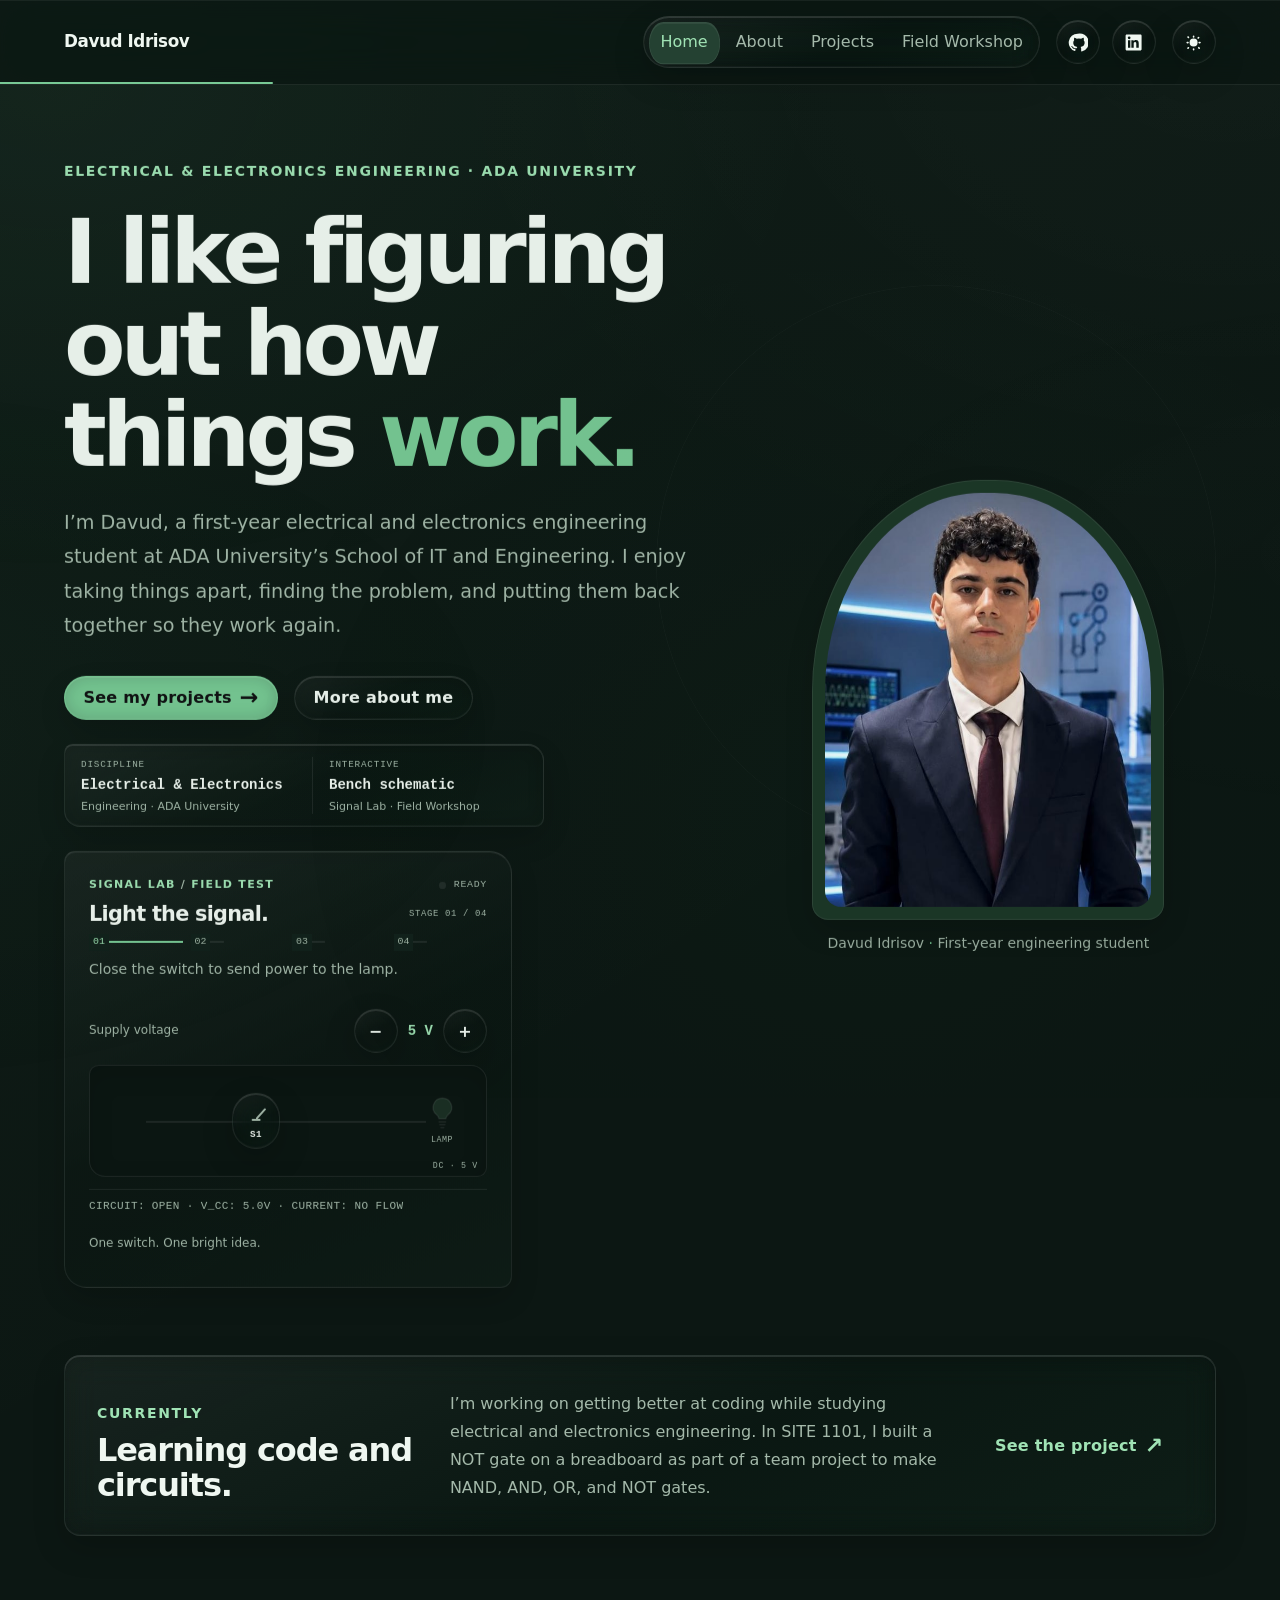
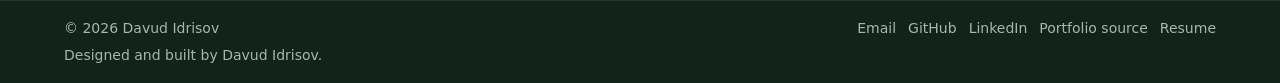
<file: index.html>
<!doctype html>
<html lang="en">
  <head>
    <meta charset="utf-8">
    <meta name="viewport" content="width=device-width, initial-scale=1">
    <meta name="description" content="Davud Idrisov is a first-year electrical and electronics engineering student who enjoys repairing, building, and figuring out how things work.">
    <meta name="theme-color" content="#0c1713">
    <meta property="og:type" content="website">
    <meta property="og:title" content="Davud Idrisov — Portfolio">
    <meta property="og:description" content="Davud Idrisov is a first-year electrical and electronics engineering student who enjoys repairing, building, and figuring out how things work.">
    <meta property="og:url" content="https://davud09.github.io/">
    <meta property="og:image" content="https://davud09.github.io/assets/images/davud-idrisov.jpeg">
    <meta property="og:image:alt" content="Davud Idrisov in an electronics laboratory">
    <meta name="twitter:card" content="summary_large_image">
    <meta name="twitter:title" content="Davud Idrisov — Portfolio">
    <meta name="twitter:description" content="Davud Idrisov is a first-year electrical and electronics engineering student who enjoys repairing, building, and figuring out how things work.">
    <meta name="twitter:image" content="https://davud09.github.io/assets/images/davud-idrisov.jpeg">
    <title>Davud Idrisov — Portfolio</title>
    <link rel="canonical" href="https://davud09.github.io/">
    <link rel="preload" href="assets/images/davud-idrisov.jpeg" as="image">
    <link rel="icon" href="assets/images/favicon.svg" type="image/svg+xml">
    <link rel="apple-touch-icon" href="assets/images/apple-touch-icon.png" sizes="180x180">
    <link rel="stylesheet" href="assets/css/base.css">
    <link rel="stylesheet" href="assets/css/layout.css">
    <link rel="stylesheet" href="assets/css/home.css">
    <link rel="stylesheet" href="assets/css/glass.css">
    <script src="assets/js/site.js" defer></script>
    <script src="assets/js/nav.js" defer></script>
    <script src="assets/js/theme.js" defer></script>
    <script src="assets/js/easter-eggs.js" defer></script>
    <script src="assets/js/home.js" defer></script>
    <script src="assets/js/reveal.js" defer></script>
    <script src="assets/js/glass-controls.js" defer></script>
  </head>
  <body>
    <a class="skip-link" href="#main">Skip to content</a>
    <header class="site-header">
      <a class="site-header__brand" href="index.html">Davud Idrisov</a>
      <button class="menu-toggle btn btn--icon btn--secondary" type="button" aria-expanded="false" aria-controls="primary-navigation" aria-label="Open navigation">
        <span class="menu-toggle__lines" aria-hidden="true"></span>
      </button>
      <div class="site-header__controls">
        <nav class="site-nav" id="primary-navigation" aria-label="Main navigation">
          <a class="site-nav__link" href="index.html" aria-current="page">Home</a>
          <a class="site-nav__link" href="about.html">About</a>
          <a class="site-nav__link" href="projects.html">Projects</a>
          <a class="site-nav__link" href="quest.html">Field Workshop</a>
        </nav>
        <div class="site-header__social">
          <a class="icon-link btn btn--icon btn--secondary" href="https://github.com/Davud09" target="_blank" rel="noopener noreferrer" aria-label="Davud Idrisov on GitHub">
            <svg viewBox="0 0 24 24" aria-hidden="true"><path d="M12 .9a11.1 11.1 0 0 0-3.51 21.63c.56.1.76-.24.76-.54v-2.1c-3.1.68-3.76-1.32-3.76-1.32-.5-1.3-1.24-1.64-1.24-1.64-1.02-.7.08-.69.08-.69 1.12.08 1.71 1.15 1.71 1.15 1 .1.76 2.2 4.93 1.57.1-.73.39-1.23.7-1.51-2.47-.28-5.06-1.24-5.06-5.5 0-1.22.43-2.22 1.15-3-.12-.28-.5-1.42.11-2.95 0 0 .94-.3 3.05 1.14a10.6 10.6 0 0 1 5.55 0c2.11-1.43 3.05-1.14 3.05-1.14.61 1.53.23 2.67.11 2.95.72.78 1.15 1.78 1.15 3 0 4.27-2.6 5.21-5.08 5.49.4.34.75 1.02.75 2.06v3.05c0 .3.2.65.77.54A11.1 11.1 0 0 0 12 .9Z"/></svg>
          </a>
          <a class="icon-link btn btn--icon btn--secondary" href="https://www.linkedin.com/in/davud-idrisov-333a382b0/" target="_blank" rel="noopener noreferrer" aria-label="Davud Idrisov on LinkedIn">
            <svg viewBox="0 0 24 24" aria-hidden="true"><path d="M20.45 2H3.55C2.69 2 2 2.68 2 3.53v16.94c0 .85.69 1.53 1.55 1.53h16.9c.86 0 1.55-.68 1.55-1.53V3.53c0-.85-.69-1.53-1.55-1.53ZM7.93 18.34H4.97V9.02h2.96v9.32ZM6.45 7.75a1.72 1.72 0 1 1 0-3.44 1.72 1.72 0 0 1 0 3.44Zm11.89 10.59h-2.96v-4.53c0-1.08-.02-2.47-1.5-2.47-1.5 0-1.73 1.17-1.73 2.39v4.61H9.2V9.02h2.84v1.27h.04c.4-.73 1.36-1.5 2.8-1.5 3 0 3.56 1.97 3.56 4.53v5.02Z"/></svg>
          </a>
        </div>
        <button class="theme-toggle btn btn--icon btn--secondary" type="button" aria-label="Switch to light theme" title="Switch to light theme" aria-pressed="false">
          <svg viewBox="0 0 24 24" aria-hidden="true"><path d="M12 3a1 1 0 0 1 1 1v1a1 1 0 1 1-2 0V4a1 1 0 0 1 1-1Zm0 4a5 5 0 1 0 0 10 5 5 0 0 0 0-10Zm0 12a1 1 0 0 1 1 1v1a1 1 0 1 1-2 0v-1a1 1 0 0 1 1-1ZM4 11h1a1 1 0 1 1 0 2H4a1 1 0 1 1 0-2Zm15 0h1a1 1 0 1 1 0 2h-1a1 1 0 1 1 0-2ZM5.64 4.22l.71.71a1 1 0 0 1-1.41 1.41l-.71-.71a1 1 0 0 1 1.41-1.41Zm13.42 13.42.71.71a1 1 0 0 1-1.41 1.41l-.71-.71a1 1 0 0 1 1.41-1.41Zm0-11.3-.71.71a1 1 0 0 1-1.41-1.41l.71-.71a1 1 0 0 1 1.41 1.41ZM5.64 19.78a1 1 0 0 1-1.41-1.41l.71-.71a1 1 0 0 1 1.41 1.41l-.71.71Z"/></svg>
        </button>
      </div>
    </header>
    <main id="main">
      <section class="home-hero" aria-labelledby="home-title">
        <div class="home-hero__content">
          <p class="eyebrow">Electrical &amp; electronics engineering · ADA University</p>
          <h1 id="home-title">I like figuring out how things <span>work.</span></h1>
          <p class="home-hero__intro">
            I’m Davud, a first-year electrical and electronics engineering student at ADA
            University’s School of IT and Engineering. I enjoy taking things apart, finding
            the problem, and putting them back together so they work again.
          </p>
          <div class="page-actions">
            <a class="btn btn--primary" href="projects.html">See my projects <span class="btn__arrow" aria-hidden="true">→</span></a>
            <a class="btn btn--secondary" href="about.html">More about me</a>
          </div>
          <div class="home-vitals" aria-label="Engineering focus">
            <div class="home-vitals__metric">
              <span class="home-vitals__label">Discipline</span>
              <strong>Electrical &amp; Electronics</strong>
              <span class="home-vitals__note">Engineering · ADA University</span>
            </div>
            <span class="home-vitals__divider" aria-hidden="true"></span>
            <div class="home-vitals__metric">
              <span class="home-vitals__label">Interactive</span>
              <strong>Bench schematic</strong>
              <span class="home-vitals__note">Signal Lab · Field Workshop</span>
            </div>
          </div>
          <section class="circuit-toy" aria-labelledby="circuit-toy-title">
            <div class="circuit-toy__heading">
              <p class="eyebrow">Signal lab <span aria-hidden="true">/</span> field test</p>
              <span class="circuit-toy__status" data-circuit-status>READY</span>
            </div>
            <div class="circuit-toy__title-row">
              <h2 id="circuit-toy-title">Light the signal.</h2>
              <span class="circuit-toy__stage-count" data-circuit-stage-count>STAGE 01 / 04</span>
            </div>
            <ol class="circuit-toy__progress" data-circuit-progress aria-label="Circuit challenge progress">
              <li class="is-current" aria-current="step"><span>01</span></li>
              <li><span>02</span></li>
              <li><span>03</span></li>
              <li><span>04</span></li>
            </ol>
            <p class="circuit-toy__instruction" data-circuit-instruction aria-live="polite">Close the switch to send power to the lamp.</p>
            <div class="circuit-toy__timer" data-circuit-timer-wrap hidden>
              <span>TIME LEFT</span>
              <output data-circuit-timer aria-live="off">7.0</output>
              <span>s</span>
            </div>
            <div class="circuit-toy__voltage" role="group" aria-label="Supply voltage controls">
              <span class="circuit-toy__voltage-label">Supply voltage</span>
              <div class="circuit-toy__voltage-controls">
                <button class="btn btn--icon btn--secondary" type="button" data-voltage-step="-1" aria-label="Decrease voltage" title="Decrease voltage">−</button>
                <output class="circuit-toy__voltage-readout" data-circuit-voltage aria-live="polite">5 V</output>
                <button class="btn btn--icon btn--secondary" type="button" data-voltage-step="1" aria-label="Increase voltage" title="Increase voltage">+</button>
              </div>
            </div>
            <div class="circuit-toy__board" data-circuit-board>
              <span class="circuit-toy__wire circuit-toy__wire--top" aria-hidden="true"></span>
              <div class="circuit-toy__controls" data-circuit-controls role="group" aria-label="Circuit switches"></div>
              <div class="circuit-toy__lamp" data-circuit-lamp aria-label="Lamp off">
                <svg viewBox="0 0 40 48" aria-hidden="true">
                  <path d="M20 3a13 13 0 0 0-8 23.2c1.7 1.4 2.8 3.2 3.1 5.3h9.8c.3-2.1 1.4-3.9 3.1-5.3A13 13 0 0 0 20 3Z" />
                  <path d="M15.5 36h9m-8 4h7m-5.5 4h4" />
                </svg>
                <span>LAMP</span>
              </div>
              <span class="circuit-toy__board-label">DC · <span data-circuit-board-voltage aria-hidden="true">5 V</span></span>
            </div>
            <output class="circuit-toy__telemetry" data-circuit-telemetry aria-live="polite">CIRCUIT: OPEN · V_CC: 5.0V · CURRENT: NO FLOW</output>
            <div class="circuit-toy__footer">
              <p class="circuit-toy__hint" data-circuit-hint>One switch. One bright idea.</p>
              <button class="circuit-toy__next btn btn--primary" type="button" data-circuit-next hidden>Next stage <span class="btn__arrow" aria-hidden="true">→</span></button>
            </div>
          </section>
        </div>
        <figure class="home-portrait" data-reveal>
          <div class="home-portrait__frame">
            <img
              class="home-portrait__image"
              src="assets/images/davud-idrisov.jpeg"
              alt="Davud Idrisov wearing a suit in an electronics laboratory"
              width="601"
              height="808"
              fetchpriority="high"
            >
            <span class="home-portrait__fallback" hidden aria-hidden="true">DI</span>
          </div>
          <figcaption>Davud Idrisov <span>·</span> First-year engineering student</figcaption>
        </figure>
      </section>

      <section class="currently-section" id="currently" aria-labelledby="currently-title" data-reveal>
        <div class="currently-section__label">
          <p class="eyebrow">Currently</p>
          <h2 id="currently-title">Learning code and circuits.</h2>
        </div>
        <p>
          I’m working on getting better at coding while studying electrical and electronics
          engineering. In SITE 1101, I built a NOT gate on a breadboard as part of a team
          project to make NAND, AND, OR, and NOT gates.
        </p>
        <a class="text-link btn btn--ghost" href="projects.html">See the project <span class="btn__arrow" aria-hidden="true">↗</span></a>
      </section>
    </main>
    <footer class="site-footer">
      <div class="site-footer__copy">
        <p>&copy; <span data-current-year></span> Davud Idrisov</p>
        <p>Designed and built by Davud Idrisov.</p>
      </div>
      <nav class="site-footer__social" aria-label="Social and source links">
        <a href="mailto:didrisov28062@ada.edu.az">Email</a>
        <a href="https://github.com/Davud09" target="_blank" rel="noopener noreferrer">GitHub</a>
        <a href="https://www.linkedin.com/in/davud-idrisov-333a382b0/" target="_blank" rel="noopener noreferrer">LinkedIn</a>
        <a href="https://github.com/Davud09/Davud09.github.io" target="_blank" rel="noopener noreferrer">Portfolio source</a>
        <a href="about.html">Resume</a>
      </nav>
    </footer>
  </body>
</html>
</file>
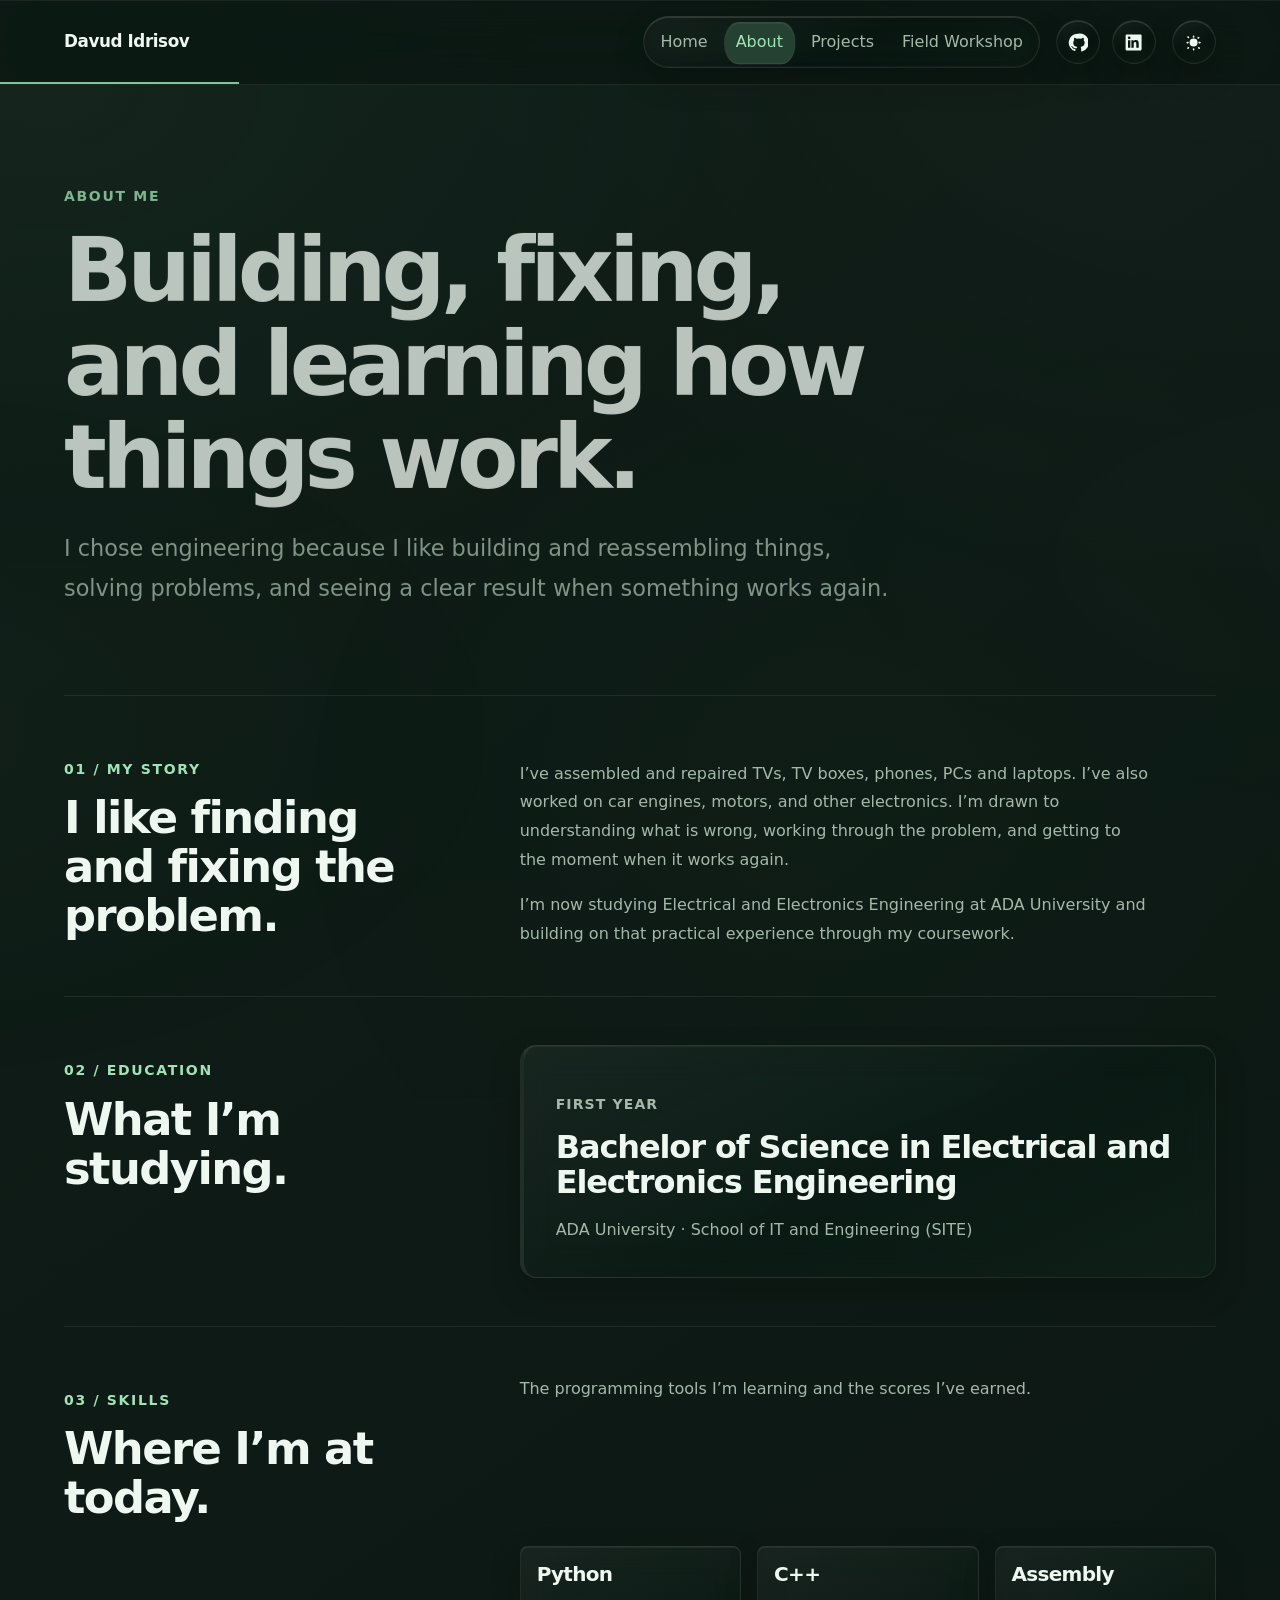
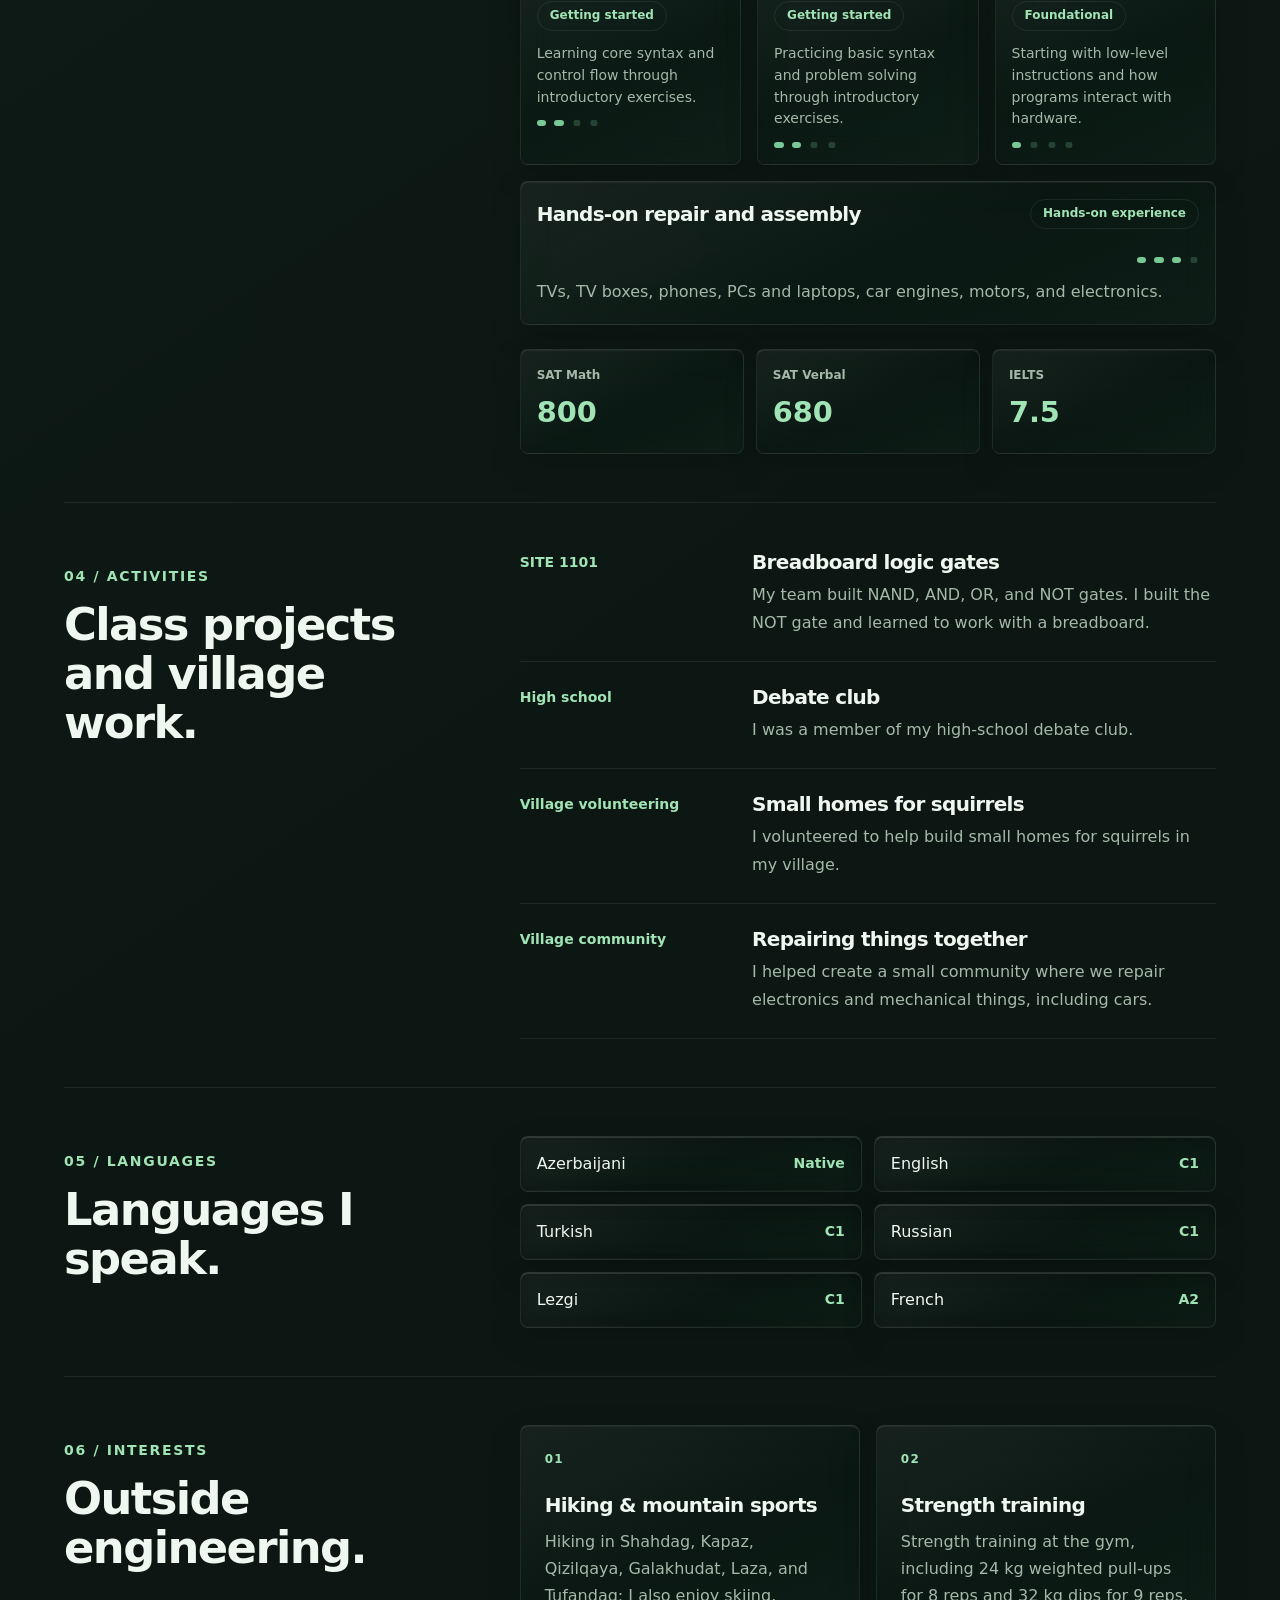
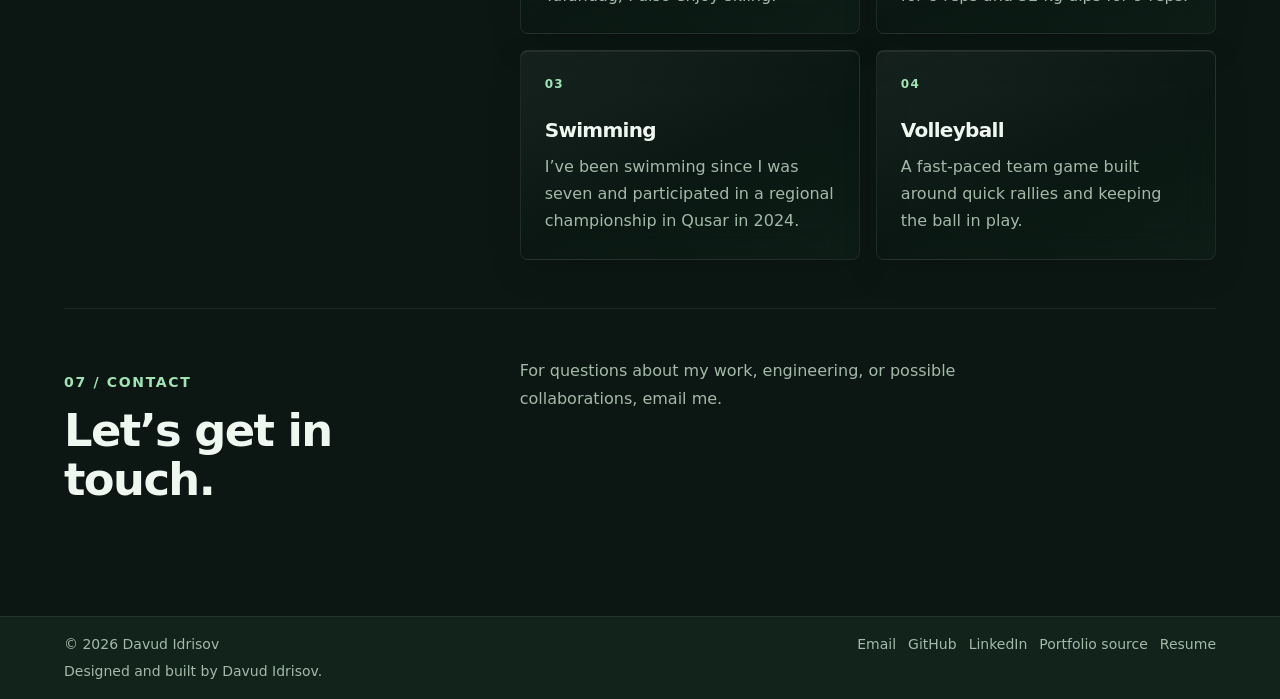
<file: about.html>
<!doctype html>
<html lang="en">
  <head>
    <meta charset="utf-8">
    <meta name="viewport" content="width=device-width, initial-scale=1">
    <meta name="description" content="Background, education, interests, and activities of an electrical and electronics engineering student.">
    <meta name="theme-color" content="#0c1713">
    <meta property="og:type" content="website">
    <meta property="og:title" content="About — Davud Idrisov">
    <meta property="og:description" content="My background, education, hands-on skills, activities, languages, and interests.">
    <meta property="og:url" content="https://davud09.github.io/about.html">
    <meta property="og:image" content="https://davud09.github.io/assets/images/davud-idrisov.jpeg">
    <meta property="og:image:alt" content="Davud Idrisov in an electronics laboratory">
    <meta name="twitter:card" content="summary_large_image">
    <meta name="twitter:title" content="About — Davud Idrisov">
    <meta name="twitter:description" content="My background, education, hands-on skills, activities, languages, and interests.">
    <meta name="twitter:image" content="https://davud09.github.io/assets/images/davud-idrisov.jpeg">
    <title>About — Davud Idrisov</title>
    <link rel="canonical" href="https://davud09.github.io/about.html">
    <link rel="icon" href="assets/images/favicon.svg" type="image/svg+xml">
    <link rel="apple-touch-icon" href="assets/images/apple-touch-icon.png" sizes="180x180">
    <link rel="stylesheet" href="assets/css/base.css">
    <link rel="stylesheet" href="assets/css/layout.css">
    <link rel="stylesheet" href="assets/css/about.css">
    <link rel="stylesheet" href="assets/css/glass.css">
    <script src="assets/js/site.js" defer></script>
    <script src="assets/js/nav.js" defer></script>
    <script src="assets/js/theme.js" defer></script>
    <script src="assets/js/easter-eggs.js" defer></script>
    <script src="assets/js/reveal.js" defer></script>
    <script src="assets/js/glass-controls.js" defer></script>
  </head>
  <body>
    <a class="skip-link" href="#main">Skip to content</a>
    <header class="site-header">
      <a class="site-header__brand" href="index.html">Davud Idrisov</a>
      <button class="menu-toggle btn btn--icon btn--secondary" type="button" aria-expanded="false" aria-controls="primary-navigation" aria-label="Open navigation">
        <span class="menu-toggle__lines" aria-hidden="true"></span>
      </button>
      <div class="site-header__controls">
        <nav class="site-nav" id="primary-navigation" aria-label="Main navigation">
          <a class="site-nav__link" href="index.html">Home</a>
          <a class="site-nav__link" href="about.html" aria-current="page">About</a>
          <a class="site-nav__link" href="projects.html">Projects</a>
          <a class="site-nav__link" href="quest.html">Field Workshop</a>
        </nav>
        <div class="site-header__social">
          <a class="icon-link btn btn--icon btn--secondary" href="https://github.com/Davud09" target="_blank" rel="noopener noreferrer" aria-label="Davud Idrisov on GitHub">
            <svg viewBox="0 0 24 24" aria-hidden="true"><path d="M12 .9a11.1 11.1 0 0 0-3.51 21.63c.56.1.76-.24.76-.54v-2.1c-3.1.68-3.76-1.32-3.76-1.32-.5-1.3-1.24-1.64-1.24-1.64-1.02-.7.08-.69.08-.69 1.12.08 1.71 1.15 1.71 1.15 1 .1.76 2.2 4.93 1.57.1-.73.39-1.23.7-1.51-2.47-.28-5.06-1.24-5.06-5.5 0-1.22.43-2.22 1.15-3-.12-.28-.5-1.42.11-2.95 0 0 .94-.3 3.05 1.14a10.6 10.6 0 0 1 5.55 0c2.11-1.43 3.05-1.14 3.05-1.14.61 1.53.23 2.67.11 2.95.72.78 1.15 1.78 1.15 3 0 4.27-2.6 5.21-5.08 5.49.4.34.75 1.02.75 2.06v3.05c0 .3.2.65.77.54A11.1 11.1 0 0 0 12 .9Z"/></svg>
          </a>
          <a class="icon-link btn btn--icon btn--secondary" href="https://www.linkedin.com/in/davud-idrisov-333a382b0/" target="_blank" rel="noopener noreferrer" aria-label="Davud Idrisov on LinkedIn">
            <svg viewBox="0 0 24 24" aria-hidden="true"><path d="M20.45 2H3.55C2.69 2 2 2.68 2 3.53v16.94c0 .85.69 1.53 1.55 1.53h16.9c.86 0 1.55-.68 1.55-1.53V3.53c0-.85-.69-1.53-1.55-1.53ZM7.93 18.34H4.97V9.02h2.96v9.32ZM6.45 7.75a1.72 1.72 0 1 1 0-3.44 1.72 1.72 0 0 1 0 3.44Zm11.89 10.59h-2.96v-4.53c0-1.08-.02-2.47-1.5-2.47-1.5 0-1.73 1.17-1.73 2.39v4.61H9.2V9.02h2.84v1.27h.04c.4-.73 1.36-1.5 2.8-1.5 3 0 3.56 1.97 3.56 4.53v5.02Z"/></svg>
          </a>
        </div>
        <button class="theme-toggle btn btn--icon btn--secondary" type="button" aria-label="Switch to light theme" title="Switch to light theme" aria-pressed="false">
          <svg viewBox="0 0 24 24" aria-hidden="true"><path d="M12 3a1 1 0 0 1 1 1v1a1 1 0 1 1-2 0V4a1 1 0 0 1 1-1Zm0 4a5 5 0 1 0 0 10 5 5 0 0 0 0-10Zm0 12a1 1 0 0 1 1 1v1a1 1 0 1 1-2 0v-1a1 1 0 0 1 1-1ZM4 11h1a1 1 0 1 1 0 2H4a1 1 0 1 1 0-2Zm15 0h1a1 1 0 1 1 0 2h-1a1 1 0 1 1 0-2ZM5.64 4.22l.71.71a1 1 0 0 1-1.41 1.41l-.71-.71a1 1 0 0 1 1.41-1.41Zm13.42 13.42.71.71a1 1 0 0 1-1.41 1.41l-.71-.71a1 1 0 0 1 1.41-1.41Zm0-11.3-.71.71a1 1 0 0 1-1.41-1.41l.71-.71a1 1 0 0 1 1.41 1.41ZM5.64 19.78a1 1 0 0 1-1.41-1.41l.71-.71a1 1 0 0 1 1.41 1.41l-.71.71Z"/></svg>
        </button>
      </div>
    </header>
    <main id="main" class="about-page">
      <header class="about-intro">
        <p class="eyebrow">About me</p>
        <h1>Building, fixing, and learning how things work.</h1>
        <p class="about-intro__summary">
          I chose engineering because I like building and reassembling things, solving
          problems, and seeing a clear result when something works again.
        </p>
      </header>

      <section class="about-section story-section" aria-labelledby="story-title">
        <div class="about-section__heading">
          <p class="eyebrow">01 / My story</p>
          <h2 id="story-title">I like finding and fixing the problem.</h2>
        </div>
        <div class="story-copy">
          <p>
            I’ve assembled and repaired TVs, TV boxes, phones, PCs and laptops. I’ve
            also worked on car engines, motors, and other electronics. I’m drawn to
            understanding what is wrong, working through the problem, and getting to
            the moment when it works again.
          </p>
          <p>
            I’m now studying Electrical and Electronics Engineering at ADA University
            and building on that practical experience through my coursework.
          </p>
        </div>
      </section>

      <section class="about-section education-section" aria-labelledby="education-title">
        <div class="about-section__heading">
          <p class="eyebrow">02 / Education</p>
          <h2 id="education-title">What I’m studying.</h2>
        </div>
        <article class="education-card">
          <p class="education-card__label">First year</p>
          <h3>Bachelor of Science in Electrical and Electronics Engineering</h3>
          <p>ADA University · School of IT and Engineering (SITE)</p>
        </article>
      </section>

      <section class="about-section skills-section" aria-labelledby="skills-title">
        <div class="about-section__heading">
          <p class="eyebrow">03 / Skills</p>
          <h2 id="skills-title">Where I’m at today.</h2>
        </div>
        <p class="section-note">The programming tools I’m learning and the scores I’ve earned.</p>
        <div class="skill-grid">
          <article class="skill-card">
            <h3>Python</h3>
            <p class="skill-level">Getting started</p>
            <p class="skill-description">Learning core syntax and control flow through introductory exercises.</p>
            <div class="skill-level-meter" data-level="2" aria-hidden="true"><span></span><span></span><span></span><span></span></div>
          </article>
          <article class="skill-card">
            <h3>C++</h3>
            <p class="skill-level">Getting started</p>
            <p class="skill-description">Practicing basic syntax and problem solving through introductory exercises.</p>
            <div class="skill-level-meter" data-level="2" aria-hidden="true"><span></span><span></span><span></span><span></span></div>
          </article>
          <article class="skill-card">
            <h3>Assembly</h3>
            <p class="skill-level">Foundational</p>
            <p class="skill-description">Starting with low-level instructions and how programs interact with hardware.</p>
            <div class="skill-level-meter" data-level="1" aria-hidden="true"><span></span><span></span><span></span><span></span></div>
          </article>
          <article class="skill-card skill-card--wide">
            <h3>Hands-on repair and assembly</h3>
            <p class="skill-level">Hands-on experience</p>
            <div class="skill-level-meter" data-level="3" aria-hidden="true"><span></span><span></span><span></span><span></span></div>
            <p>
              TVs, TV boxes, phones, PCs and laptops, car engines, motors, and
              electronics.
            </p>
          </article>
        </div>
        <div class="score-grid" aria-label="Test scores">
          <article class="score-card">
            <span>SAT Math</span>
            <strong data-count-to="800">800</strong>
          </article>
          <article class="score-card">
            <span>SAT Verbal</span>
            <strong data-count-to="680">680</strong>
          </article>
          <article class="score-card">
            <span>IELTS</span>
            <strong data-count-to="7.5">7.5</strong>
          </article>
        </div>
      </section>

      <section class="about-section activities-section" aria-labelledby="activities-title">
        <div class="about-section__heading">
          <p class="eyebrow">04 / Activities</p>
          <h2 id="activities-title">Class projects and village work.</h2>
        </div>
        <div class="activity-timeline">
          <article class="timeline-entry">
            <p class="timeline-entry__when">SITE 1101</p>
            <div>
              <h3>Breadboard logic gates</h3>
              <p>
                My team built NAND, AND, OR, and NOT gates. I built the NOT gate and
                learned to work with a breadboard.
              </p>
            </div>
          </article>
          <article class="timeline-entry">
            <p class="timeline-entry__when">High school</p>
            <div>
              <h3>Debate club</h3>
              <p>I was a member of my high-school debate club.</p>
            </div>
          </article>
          <article class="timeline-entry">
            <p class="timeline-entry__when">Village volunteering</p>
            <div>
              <h3>Small homes for squirrels</h3>
              <p>I volunteered to help build small homes for squirrels in my village.</p>
            </div>
          </article>
          <article class="timeline-entry">
            <p class="timeline-entry__when">Village community</p>
            <div>
              <h3>Repairing things together</h3>
              <p>
                I helped create a small community where we repair electronics and
                mechanical things, including cars.
              </p>
            </div>
          </article>
        </div>
      </section>

      <section class="about-section languages-section" aria-labelledby="languages-title">
        <div class="about-section__heading">
          <p class="eyebrow">05 / Languages</p>
          <h2 id="languages-title">Languages I speak.</h2>
        </div>
        <ul class="language-list">
          <li><span>Azerbaijani</span><span class="language-level">Native</span></li>
          <li><span>English</span><span class="language-level">C1</span></li>
          <li><span>Turkish</span><span class="language-level">C1</span></li>
          <li><span>Russian</span><span class="language-level">C1</span></li>
          <li><span>Lezgi</span><span class="language-level">C1</span></li>
          <li><span>French</span><span class="language-level">A2</span></li>
        </ul>
      </section>

      <section class="about-section interests-section" aria-labelledby="interests-title">
        <div class="about-section__heading">
          <p class="eyebrow">06 / Interests</p>
          <h2 id="interests-title">Outside engineering.</h2>
        </div>
        <div class="interest-grid">
          <article class="interest-card">
            <p class="interest-card__number">01</p>
            <h3>Hiking &amp; mountain sports</h3>
            <p>Hiking in Shahdag, Kapaz, Qizilqaya, Galakhudat, Laza, and Tufandag; I also enjoy skiing.</p>
          </article>
          <article class="interest-card">
            <p class="interest-card__number">02</p>
            <h3>Strength training</h3>
            <p>Strength training at the gym, including 24 kg weighted pull-ups for 8 reps and 32 kg dips for 9 reps.</p>
          </article>
          <article class="interest-card">
            <p class="interest-card__number">03</p>
            <h3>Swimming</h3>
            <p>I’ve been swimming since I was seven and participated in a regional championship in Qusar in 2024.</p>
          </article>
          <article class="interest-card">
            <p class="interest-card__number">04</p>
            <h3>Volleyball</h3>
            <p>A fast-paced team game built around quick rallies and keeping the ball in play.</p>
          </article>
        </div>
      </section>

      <section class="about-section contact-section" id="contact" aria-labelledby="contact-title">
        <div class="about-section__heading">
          <p class="eyebrow">07 / Contact</p>
          <h2 id="contact-title">Let’s get in touch.</h2>
        </div>
        <div class="contact-section__content">
          <p>For questions about my work, engineering, or possible collaborations, email me.</p>
        </div>
      </section>
    </main>
    <footer class="site-footer">
      <div class="site-footer__copy">
        <p>&copy; <span data-current-year></span> Davud Idrisov</p>
        <p>Designed and built by Davud Idrisov.</p>
      </div>
      <nav class="site-footer__social" aria-label="Social and source links">
        <a href="mailto:didrisov28062@ada.edu.az">Email</a>
        <a href="https://github.com/Davud09" target="_blank" rel="noopener noreferrer">GitHub</a>
        <a href="https://www.linkedin.com/in/davud-idrisov-333a382b0/" target="_blank" rel="noopener noreferrer">LinkedIn</a>
        <a href="https://github.com/Davud09/Davud09.github.io" target="_blank" rel="noopener noreferrer">Portfolio source</a>
        <a href="about.html">Resume</a>
      </nav>
    </footer>
  </body>
</html>
</file>
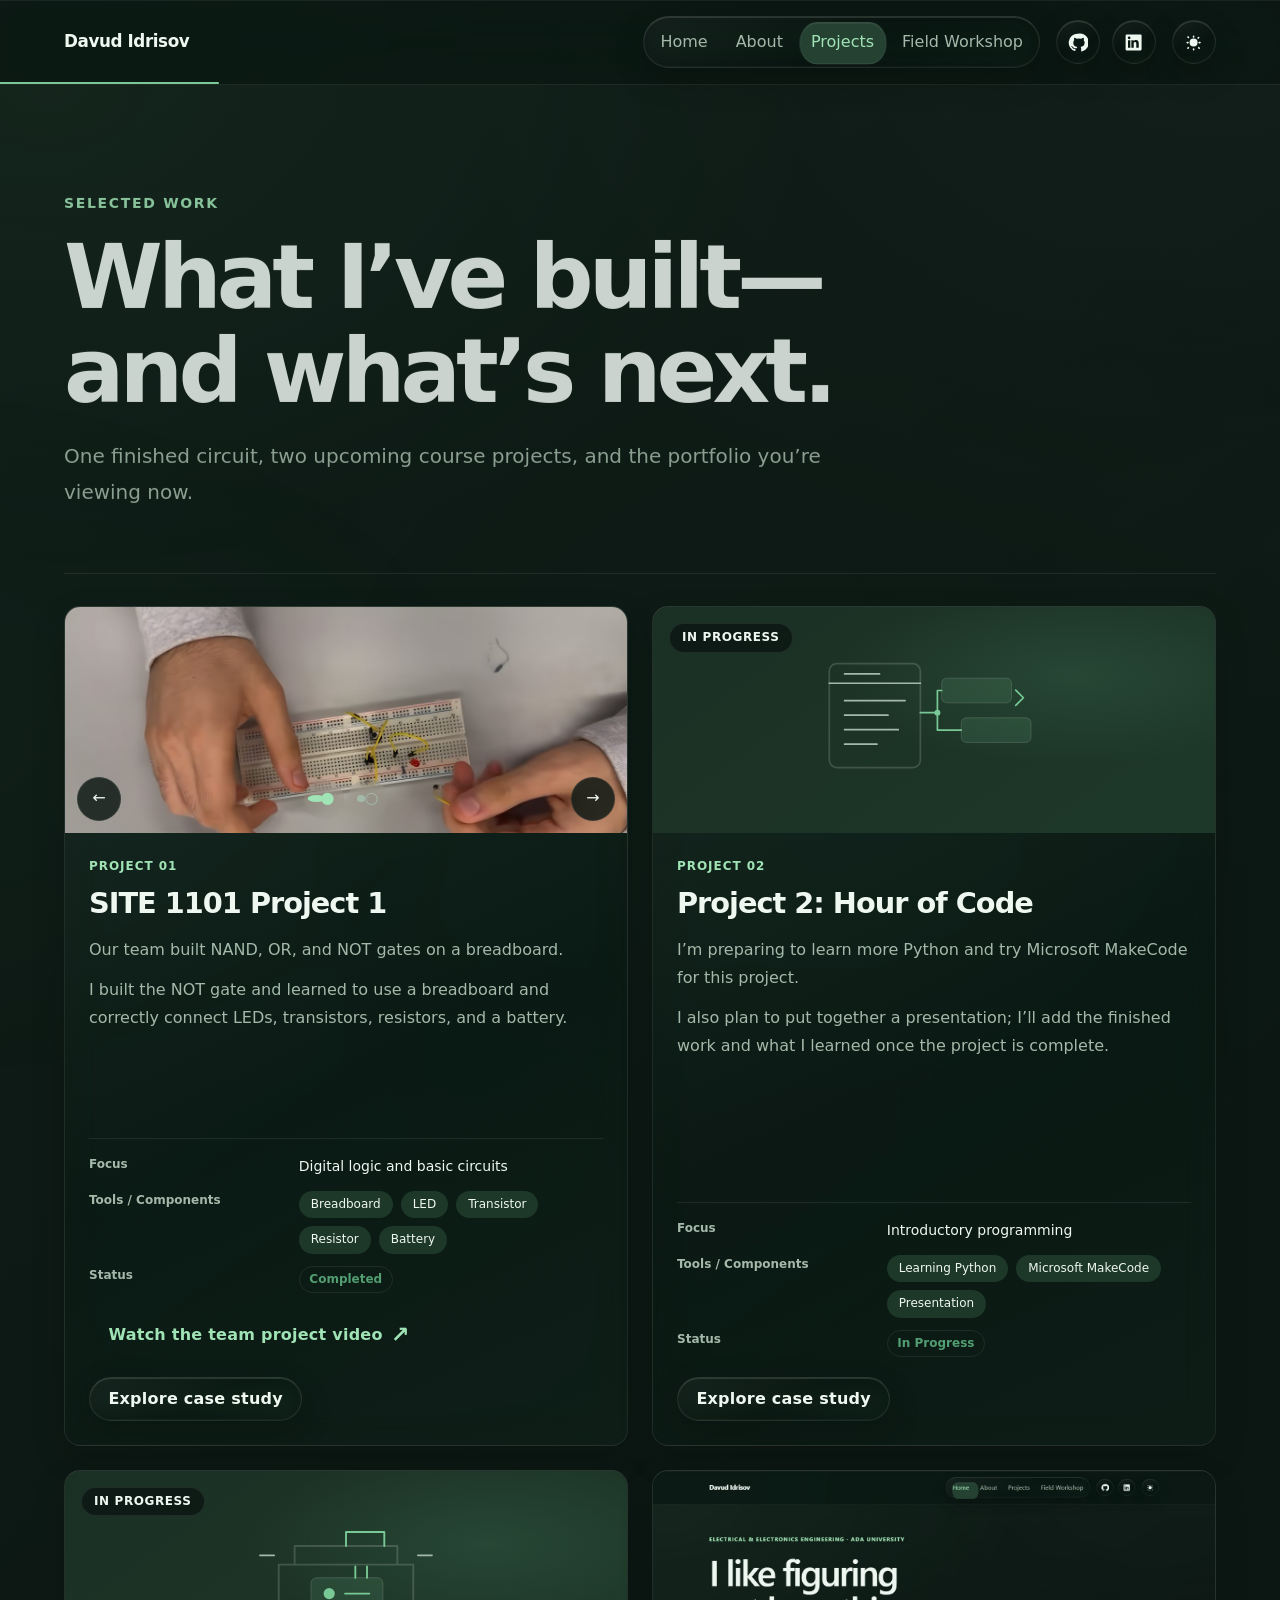
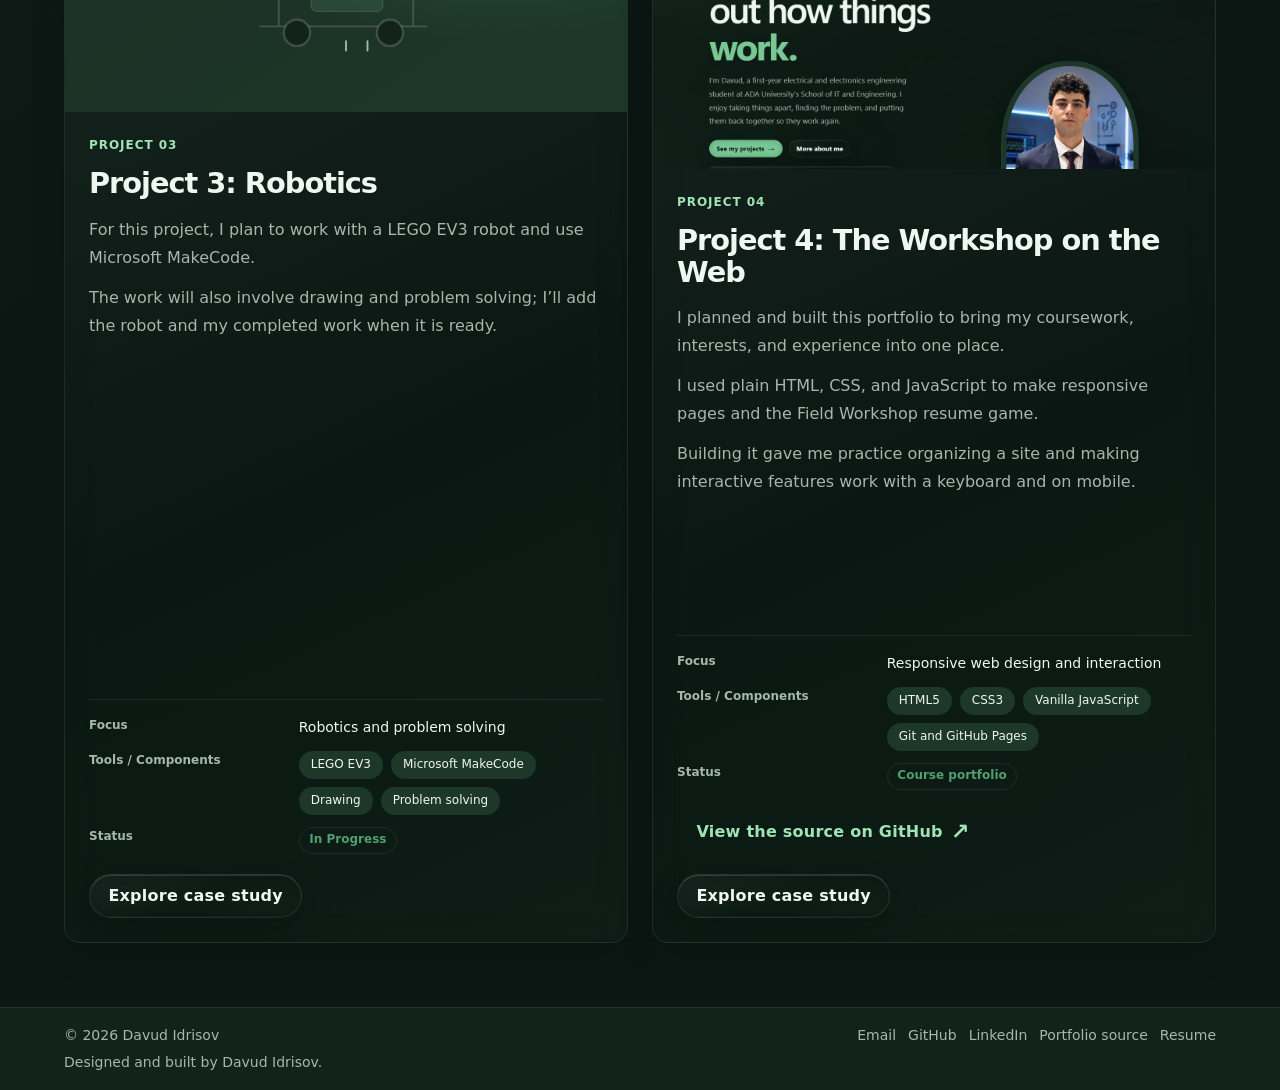
<file: projects.html>
<!doctype html>
<html lang="en">
  <head>
    <meta charset="utf-8">
    <meta name="viewport" content="width=device-width, initial-scale=1">
    <meta name="description" content="Course projects by Davud Idrisov, including a SITE 1101 breadboard logic-gates project and upcoming projects.">
    <meta name="theme-color" content="#0c1713">
    <meta property="og:type" content="website">
    <meta property="og:title" content="Projects — Davud Idrisov">
    <meta property="og:description" content="Course projects by Davud Idrisov, including a SITE 1101 breadboard logic-gates project and upcoming projects.">
    <meta property="og:url" content="https://davud09.github.io/projects.html">
    <meta property="og:image" content="https://davud09.github.io/assets/images/davud-idrisov.jpeg">
    <meta property="og:image:alt" content="Davud Idrisov in an electronics laboratory">
    <meta name="twitter:card" content="summary_large_image">
    <meta name="twitter:title" content="Projects — Davud Idrisov">
    <meta name="twitter:description" content="Course projects by Davud Idrisov, including a SITE 1101 breadboard logic-gates project and upcoming projects.">
    <meta name="twitter:image" content="https://davud09.github.io/assets/images/davud-idrisov.jpeg">
    <title>Projects — Davud Idrisov</title>
    <link rel="canonical" href="https://davud09.github.io/projects.html">
    <link rel="icon" href="assets/images/favicon.svg" type="image/svg+xml">
    <link rel="apple-touch-icon" href="assets/images/apple-touch-icon.png" sizes="180x180">
    <link rel="stylesheet" href="assets/css/base.css">
    <link rel="stylesheet" href="assets/css/layout.css">
    <link rel="stylesheet" href="assets/css/projects.css">
    <link rel="stylesheet" href="assets/css/glass.css">
    <script src="assets/js/site.js" defer></script>
    <script src="assets/js/nav.js" defer></script>
    <script src="assets/js/theme.js" defer></script>
    <script src="assets/js/easter-eggs.js" defer></script>
    <script src="assets/js/liquid-sheet.js" defer></script>
    <script src="assets/js/projects.js" defer></script>
    <script src="assets/js/reveal.js" defer></script>
    <script src="assets/js/glass-controls.js" defer></script>
  </head>
  <body>
    <a class="skip-link" href="#main">Skip to content</a>
    <header class="site-header">
      <a class="site-header__brand" href="index.html">Davud Idrisov</a>
      <button class="menu-toggle btn btn--icon btn--secondary" type="button" aria-expanded="false" aria-controls="primary-navigation" aria-label="Open navigation">
        <span class="menu-toggle__lines" aria-hidden="true"></span>
      </button>
      <div class="site-header__controls">
        <nav class="site-nav" id="primary-navigation" aria-label="Main navigation">
          <a class="site-nav__link" href="index.html">Home</a>
          <a class="site-nav__link" href="about.html">About</a>
          <a class="site-nav__link" href="projects.html" aria-current="page">Projects</a>
          <a class="site-nav__link" href="quest.html">Field Workshop</a>
        </nav>
        <div class="site-header__social">
          <a class="icon-link btn btn--icon btn--secondary" href="https://github.com/Davud09" target="_blank" rel="noopener noreferrer" aria-label="Davud Idrisov on GitHub">
            <svg viewBox="0 0 24 24" aria-hidden="true"><path d="M12 .9a11.1 11.1 0 0 0-3.51 21.63c.56.1.76-.24.76-.54v-2.1c-3.1.68-3.76-1.32-3.76-1.32-.5-1.3-1.24-1.64-1.24-1.64-1.02-.7.08-.69.08-.69 1.12.08 1.71 1.15 1.71 1.15 1 .1.76 2.2 4.93 1.57.1-.73.39-1.23.7-1.51-2.47-.28-5.06-1.24-5.06-5.5 0-1.22.43-2.22 1.15-3-.12-.28-.5-1.42.11-2.95 0 0 .94-.3 3.05 1.14a10.6 10.6 0 0 1 5.55 0c2.11-1.43 3.05-1.14 3.05-1.14.61 1.53.23 2.67.11 2.95.72.78 1.15 1.78 1.15 3 0 4.27-2.6 5.21-5.08 5.49.4.34.75 1.02.75 2.06v3.05c0 .3.2.65.77.54A11.1 11.1 0 0 0 12 .9Z"/></svg>
          </a>
          <a class="icon-link btn btn--icon btn--secondary" href="https://www.linkedin.com/in/davud-idrisov-333a382b0/" target="_blank" rel="noopener noreferrer" aria-label="Davud Idrisov on LinkedIn">
            <svg viewBox="0 0 24 24" aria-hidden="true"><path d="M20.45 2H3.55C2.69 2 2 2.68 2 3.53v16.94c0 .85.69 1.53 1.55 1.53h16.9c.86 0 1.55-.68 1.55-1.53V3.53c0-.85-.69-1.53-1.55-1.53ZM7.93 18.34H4.97V9.02h2.96v9.32ZM6.45 7.75a1.72 1.72 0 1 1 0-3.44 1.72 1.72 0 0 1 0 3.44Zm11.89 10.59h-2.96v-4.53c0-1.08-.02-2.47-1.5-2.47-1.5 0-1.73 1.17-1.73 2.39v4.61H9.2V9.02h2.84v1.27h.04c.4-.73 1.36-1.5 2.8-1.5 3 0 3.56 1.97 3.56 4.53v5.02Z"/></svg>
          </a>
        </div>
        <button class="theme-toggle btn btn--icon btn--secondary" type="button" aria-label="Switch to light theme" title="Switch to light theme" aria-pressed="false">
          <svg viewBox="0 0 24 24" aria-hidden="true"><path d="M12 3a1 1 0 0 1 1 1v1a1 1 0 1 1-2 0V4a1 1 0 0 1 1-1Zm0 4a5 5 0 1 0 0 10 5 5 0 0 0 0-10Zm0 12a1 1 0 0 1 1 1v1a1 1 0 1 1-2 0v-1a1 1 0 0 1 1-1ZM4 11h1a1 1 0 1 1 0 2H4a1 1 0 1 1 0-2Zm15 0h1a1 1 0 1 1 0 2h-1a1 1 0 0 1 0-2ZM5.64 4.22l.71.71a1 1 0 0 1-1.41 1.41l-.71-.71a1 1 0 0 1 1.41-1.41Zm13.42 13.42.71.71a1 1 0 0 1-1.41 1.41l-.71-.71a1 1 0 0 1 1.41-1.41Zm0-11.3-.71.71a1 1 0 0 1-1.41-1.41l.71-.71a1 1 0 0 1 1.41 1.41ZM5.64 19.78a1 1 0 0 1-1.41-1.41l.71-.71a1 1 0 0 1 1.41 1.41l-.71.71Z"/></svg>
        </button>
      </div>
    </header>
    <main id="main" class="projects-page">
      <header class="projects-intro">
        <p class="eyebrow">Selected work</p>
        <h1>What I’ve built—and what’s next.</h1>
        <p>
          One finished circuit, two upcoming course projects, and the portfolio
          you’re viewing now.
        </p>
      </header>
      <section class="projects-section" aria-labelledby="projects-heading">
        <h2 class="visually-hidden" id="projects-heading">Project cards</h2>
        <p class="projects-status" id="projects-status" role="status" hidden></p>
        <div class="project-grid" id="project-grid">
            <article class="project-card">
              <div class="project-card__media">
                <div class="project-card__gallery" role="group" aria-label="SITE 1101 Project 1 photos">
                  <button
                    class="project-card__image-button"
                    type="button"
                    data-project-image
                    data-carousel-slide="0"
                    data-project-title="SITE 1101 Project 1"
                    data-image-src="assets/images/site1101-breadboard.jpg"
                    data-image-alt="Hands assembling a breadboard circuit with jumper wires and a red LED."
                    aria-label="Enlarge breadboard photo for SITE 1101 Project 1"
                  >
                    <img
                      src="assets/images/site1101-breadboard.jpg"
                      alt="Hands assembling a breadboard circuit with jumper wires and a red LED."
                      width="1202"
                      height="768"
                      loading="lazy"
                    >
                    <span class="project-card__zoom-hint">View photo 1 of 2</span>
                  </button>
                  <button
                    class="project-card__image-button"
                    type="button"
                    data-project-image
                    data-carousel-slide="1"
                    data-project-title="SITE 1101 Project 1"
                    data-image-src="assets/images/site1101-team.jpg"
                    data-image-alt="Our four-person team in the university electronics lab."
                    aria-label="Enlarge team photo for SITE 1101 Project 1"
                    hidden
                  >
                    <img
                      src="assets/images/site1101-team.jpg"
                      alt="Our four-person team in the university electronics lab."
                      width="1357"
                      height="768"
                      loading="lazy"
                    >
                    <span class="project-card__zoom-hint">View photo 2 of 2</span>
                  </button>
                  <div class="project-card__carousel-controls" aria-label="Project photos">
                    <button class="project-card__carousel-arrow" type="button" data-carousel-prev aria-label="Previous photo">←</button>
                    <div class="project-card__carousel-dots" role="group" aria-label="Choose a project photo">
                      <button class="project-card__carousel-dot" type="button" data-carousel-dot="0" aria-label="Show photo 1 of 2" aria-current="true">●</button>
                      <button class="project-card__carousel-dot" type="button" data-carousel-dot="1" aria-label="Show photo 2 of 2" aria-current="false">○</button>
                    </div>
                    <button class="project-card__carousel-arrow" type="button" data-carousel-next aria-label="Next photo">→</button>
                  </div>
                </div>
              </div>
              <div class="project-card__body">
                <div class="project-card__topline">
                  <p class="project-card__number">Project 01</p>
                </div>
                <h3 class="project-card__title">SITE 1101 Project 1</h3>
                <div class="project-card__description">
                  <p>Our team built NAND, OR, and NOT gates on a breadboard.</p>
                  <p>I built the NOT gate and learned to use a breadboard and correctly connect LEDs, transistors, resistors, and a battery.</p>
                </div>
                <dl class="project-card__metadata">
                  <div><dt>Focus</dt><dd>Digital logic and basic circuits</dd></div>
                  <div><dt>Tools / Components</dt><dd><ul class="project-card__tags"><li>Breadboard</li><li>LED</li><li>Transistor</li><li>Resistor</li><li>Battery</li></ul></dd></div>
                  <div><dt>Status</dt><dd>Completed</dd></div>
                </dl>
                <div class="project-card__links">
                  <a class="project-card__link btn btn--ghost" href="https://youtu.be/rQI84usunvg" target="_blank" rel="noopener noreferrer">Watch the team project video <span class="btn__arrow" aria-hidden="true">↗</span></a>
                </div>
              </div>
            </article>
            <article class="project-card">
              <div class="project-card__media project-card__media--placeholder">
                <svg class="project-card__illustration" viewBox="0 0 680 380" aria-hidden="true" focusable="false">
                  <rect x="94" y="58" width="214" height="244" rx="18" class="illustration-frame"></rect>
                  <path d="M94 104h214M130 82h82M130 145h142M130 179h102M130 213h126M130 247h76" class="illustration-line"></path>
                  <rect x="358" y="92" width="164" height="58" rx="12" class="illustration-block"></rect>
                  <rect x="404" y="185" width="164" height="58" rx="12" class="illustration-block"></rect>
                  <path d="M308 173h40v-52h10M348 173v41h56" class="illustration-wire"></path>
                  <circle cx="348" cy="173" r="7" class="illustration-node"></circle>
                  <path d="m532 120 18 18-18 18" class="illustration-arrow"></path>
                </svg>
                <span class="project-card__placeholder-status">In Progress</span>
              </div>
              <div class="project-card__body">
                <div class="project-card__topline">
                  <p class="project-card__number">Project 02</p>
                </div>
                <h3 class="project-card__title">Project 2: Hour of Code</h3>
                <div class="project-card__description">
                  <p>I’m preparing to learn more Python and try Microsoft MakeCode for this project.</p>
                  <p>I also plan to put together a presentation; I’ll add the finished work and what I learned once the project is complete.</p>
                </div>
                <dl class="project-card__metadata">
                  <div><dt>Focus</dt><dd>Introductory programming</dd></div>
                  <div><dt>Tools / Components</dt><dd><ul class="project-card__tags"><li>Learning Python</li><li>Microsoft MakeCode</li><li>Presentation</li></ul></dd></div>
                  <div><dt>Status</dt><dd>In Progress</dd></div>
                </dl>
              </div>
            </article>
            <article class="project-card">
              <div class="project-card__media project-card__media--placeholder">
                <svg class="project-card__illustration" viewBox="0 0 680 380" aria-hidden="true" focusable="false">
                  <path d="M156 264h356M196 264V132h288v132M230 132V92h220v40" class="illustration-frame"></path>
                  <circle cx="235" cy="278" r="28" class="illustration-wheel"></circle>
                  <circle cx="434" cy="278" r="28" class="illustration-wheel"></circle>
                  <rect x="265" y="160" width="154" height="72" rx="12" class="illustration-block"></rect>
                  <circle cx="304" cy="194" r="12" class="illustration-node"></circle>
                  <path d="M338 194h52M340 92V62h82v30M360 160v-24M385 160v-24" class="illustration-wire"></path>
                  <path d="M186 112h-30M494 112h30M340 296v20M386 296v20" class="illustration-line"></path>
                </svg>
                <span class="project-card__placeholder-status">In Progress</span>
              </div>
              <div class="project-card__body">
                <div class="project-card__topline">
                  <p class="project-card__number">Project 03</p>
                </div>
                <h3 class="project-card__title">Project 3: Robotics</h3>
                <div class="project-card__description">
                  <p>For this project, I plan to work with a LEGO EV3 robot and use Microsoft MakeCode.</p>
                  <p>The work will also involve drawing and problem solving; I’ll add the robot and my completed work when it is ready.</p>
                </div>
                <dl class="project-card__metadata">
                  <div><dt>Focus</dt><dd>Robotics and problem solving</dd></div>
                  <div><dt>Tools / Components</dt><dd><ul class="project-card__tags"><li>LEGO EV3</li><li>Microsoft MakeCode</li><li>Drawing</li><li>Problem solving</li></ul></dd></div>
                  <div><dt>Status</dt><dd>In Progress</dd></div>
                </dl>
              </div>
            </article>
            <article class="project-card">
              <div class="project-card__media project-card__media--portfolio">
                <div class="project-card__gallery" role="group" aria-label="Portfolio project screenshot">
                  <button
                    class="project-card__image-button"
                    type="button"
                    data-project-image
                    data-project-title="Project 4: The Workshop on the Web"
                    data-image-src="assets/images/homepage-project.jpg"
                    data-image-alt="Home page of my portfolio, with my introduction and profile photo."
                    aria-label="Enlarge portfolio home page screenshot"
                  >
                    <img src="assets/images/homepage-project.jpg" alt="Home page of my portfolio, with my introduction and profile photo." width="1440" height="1450" loading="lazy">
                    <span class="project-card__zoom-hint">View image</span>
                  </button>
                </div>
              </div>
              <div class="project-card__body">
                <div class="project-card__topline">
                  <p class="project-card__number">Project 04</p>
                </div>
                <h3 class="project-card__title">Project 4: The Workshop on the Web</h3>
                <div class="project-card__description">
                  <p>I planned and built this portfolio to bring my coursework, interests, and experience into one place.</p>
                  <p>I used plain HTML, CSS, and JavaScript to make responsive pages and the Field Workshop resume game.</p>
                  <p>Building it gave me practice organizing a site and making interactive features work with a keyboard and on mobile.</p>
                </div>
                <dl class="project-card__metadata">
                  <div><dt>Focus</dt><dd>Responsive web design and interaction</dd></div>
                  <div><dt>Tools / Components</dt><dd><ul class="project-card__tags"><li>HTML5</li><li>CSS3</li><li>Vanilla JavaScript</li><li>Git and GitHub Pages</li></ul></dd></div>
                  <div><dt>Status</dt><dd>Course portfolio</dd></div>
                </dl>
                <div class="project-card__links">
                  <a class="project-card__link btn btn--ghost" href="https://github.com/Davud09/Davud09.github.io" target="_blank" rel="noopener noreferrer">View the source on GitHub <span class="btn__arrow" aria-hidden="true">↗</span></a>
                </div>
              </div>
            </article>
        </div>
      </section>
    </main>
    <footer class="site-footer">
      <div class="site-footer__copy">
        <p>&copy; <span data-current-year></span> Davud Idrisov</p>
        <p>Designed and built by Davud Idrisov.</p>
      </div>
      <nav class="site-footer__social" aria-label="Social and source links">
        <a href="mailto:didrisov28062@ada.edu.az">Email</a>
        <a href="https://github.com/Davud09" target="_blank" rel="noopener noreferrer">GitHub</a>
        <a href="https://www.linkedin.com/in/davud-idrisov-333a382b0/" target="_blank" rel="noopener noreferrer">LinkedIn</a>
        <a href="https://github.com/Davud09/Davud09.github.io" target="_blank" rel="noopener noreferrer">Portfolio source</a>
        <a href="about.html">Resume</a>
      </nav>
    </footer>
  </body>
</html>
</file>
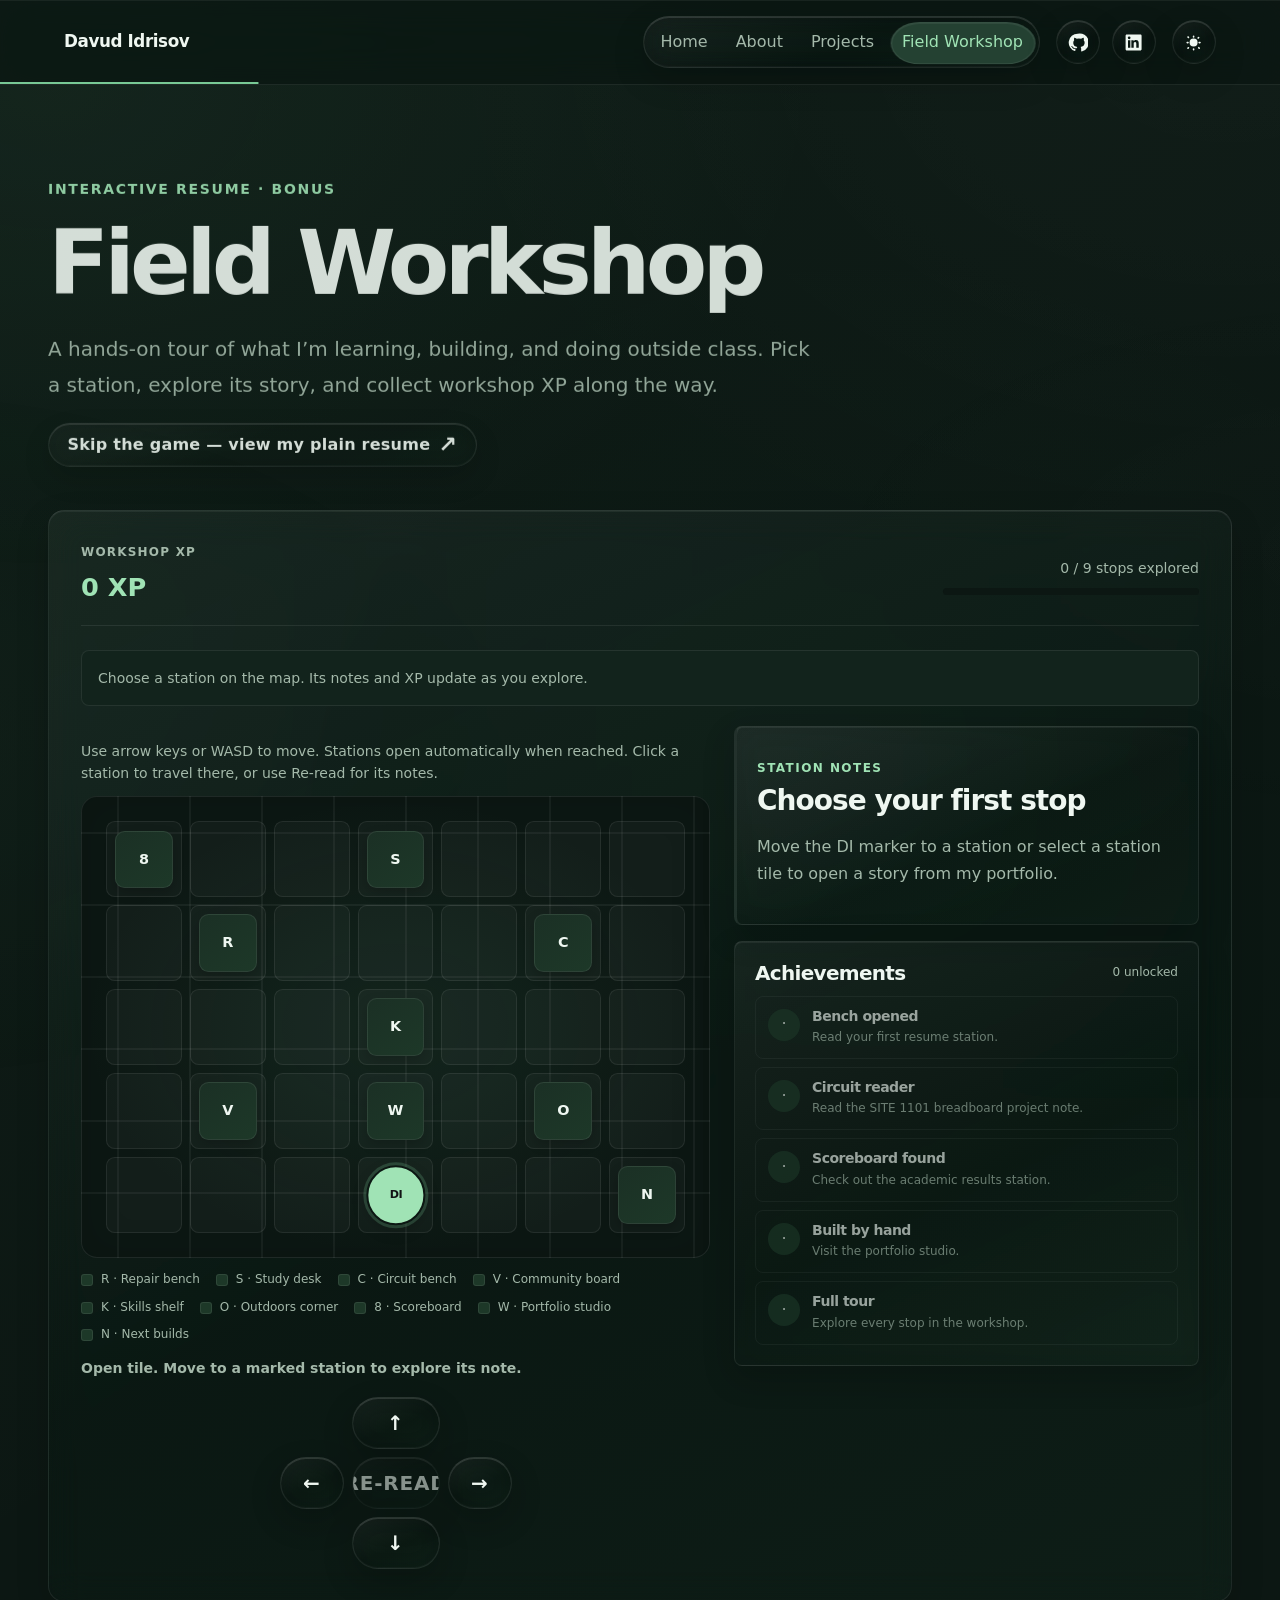
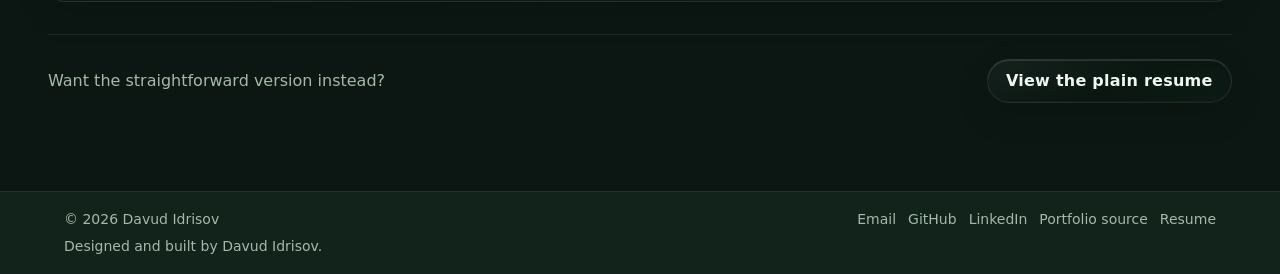
<file: quest.html>
<!doctype html>
<html lang="en">
  <head>
    <meta charset="utf-8">
    <meta name="viewport" content="width=device-width, initial-scale=1">
    <meta name="description" content="Explore Davud Idrisov’s resume in the Field Workshop, an interactive repair-bench experience.">
    <meta name="theme-color" content="#0c1713">
    <meta property="og:type" content="website">
    <meta property="og:title" content="Field Workshop — Davud Idrisov">
    <meta property="og:description" content="An interactive resume built around a hands-on repair workshop.">
    <meta property="og:url" content="https://davud09.github.io/quest.html">
    <meta property="og:image" content="https://davud09.github.io/assets/images/davud-idrisov.jpeg">
    <meta property="og:image:alt" content="Davud Idrisov in an electronics laboratory">
    <meta name="twitter:card" content="summary_large_image">
    <meta name="twitter:title" content="Field Workshop — Davud Idrisov">
    <meta name="twitter:description" content="An interactive resume built around a hands-on repair workshop.">
    <meta name="twitter:image" content="https://davud09.github.io/assets/images/davud-idrisov.jpeg">
    <title>Field Workshop — Davud Idrisov</title>
    <link rel="canonical" href="https://davud09.github.io/quest.html">
    <link rel="icon" href="assets/images/favicon.svg" type="image/svg+xml">
    <link rel="apple-touch-icon" href="assets/images/apple-touch-icon.png" sizes="180x180">
    <link rel="stylesheet" href="assets/css/base.css">
    <link rel="stylesheet" href="assets/css/layout.css">
    <link rel="stylesheet" href="assets/css/quest.css">
    <link rel="stylesheet" href="assets/css/glass.css">
    <script src="assets/js/site.js" defer></script>
    <script src="assets/js/nav.js" defer></script>
    <script src="assets/js/theme.js" defer></script>
    <script src="assets/js/easter-eggs.js" defer></script>
    <script src="assets/js/liquid-sheet.js" defer></script>
    <script type="module" src="assets/js/quest/main.js"></script>
    <script src="assets/js/reveal.js" defer></script>
    <script src="assets/js/glass-controls.js" defer></script>
  </head>
  <body>
    <a class="skip-link" href="#main">Skip to content</a>
    <header class="site-header">
      <a class="site-header__brand" href="index.html">Davud Idrisov</a>
      <button class="menu-toggle btn btn--icon btn--secondary" type="button" aria-expanded="false" aria-controls="primary-navigation" aria-label="Open navigation">
        <span class="menu-toggle__lines" aria-hidden="true"></span>
      </button>
      <div class="site-header__controls">
        <nav class="site-nav" id="primary-navigation" aria-label="Main navigation">
          <a class="site-nav__link" href="index.html">Home</a>
          <a class="site-nav__link" href="about.html">About</a>
          <a class="site-nav__link" href="projects.html">Projects</a>
          <a class="site-nav__link" href="quest.html" aria-current="page">Field Workshop</a>
        </nav>
        <div class="site-header__social">
          <a class="icon-link btn btn--icon btn--secondary" href="https://github.com/Davud09" target="_blank" rel="noopener noreferrer" aria-label="Davud Idrisov on GitHub">
            <svg viewBox="0 0 24 24" aria-hidden="true"><path d="M12 .9a11.1 11.1 0 0 0-3.51 21.63c.56.1.76-.24.76-.54v-2.1c-3.1.68-3.76-1.32-3.76-1.32-.5-1.3-1.24-1.64-1.24-1.64-1.02-.7.08-.69.08-.69 1.12.08 1.71 1.15 1.71 1.15 1 .1.76 2.2 4.93 1.57.1-.73.39-1.23.7-1.51-2.47-.28-5.06-1.24-5.06-5.5 0-1.22.43-2.22 1.15-3-.12-.28-.5-1.42.11-2.95 0 0 .94-.3 3.05 1.14a10.6 10.6 0 0 1 5.55 0c2.11-1.43 3.05-1.14 3.05-1.14.61 1.53.23 2.67.11 2.95.72.78 1.15 1.78 1.15 3 0 4.27-2.6 5.21-5.08 5.49.4.34.75 1.02.75 2.06v3.05c0 .3.2.65.77.54A11.1 11.1 0 0 0 12 .9Z"/></svg>
          </a>
          <a class="icon-link btn btn--icon btn--secondary" href="https://www.linkedin.com/in/davud-idrisov-333a382b0/" target="_blank" rel="noopener noreferrer" aria-label="Davud Idrisov on LinkedIn">
            <svg viewBox="0 0 24 24" aria-hidden="true"><path d="M20.45 2H3.55C2.69 2 2 2.68 2 3.53v16.94c0 .85.69 1.53 1.55 1.53h16.9c.86 0 1.55-.68 1.55-1.53V3.53c0-.85-.69-1.53-1.55-1.53ZM7.93 18.34H4.97V9.02h2.96v9.32ZM6.45 7.75a1.72 1.72 0 1 1 0-3.44 1.72 1.72 0 0 1 0 3.44Zm11.89 10.59h-2.96v-4.53c0-1.08-.02-2.47-1.5-2.47-1.5 0-1.73 1.17-1.73 2.39v4.61H9.2V9.02h2.84v1.27h.04c.4-.73 1.36-1.5 2.8-1.5 3 0 3.56 1.97 3.56 4.53v5.02Z"/></svg>
          </a>
        </div>
        <button class="theme-toggle btn btn--icon btn--secondary" type="button" aria-label="Switch to light theme" title="Switch to light theme" aria-pressed="false">
          <svg viewBox="0 0 24 24" aria-hidden="true"><path d="M12 3a1 1 0 0 1 1 1v1a1 1 0 1 1-2 0V4a1 1 0 0 1 1-1Zm0 4a5 5 0 1 0 0 10 5 5 0 0 0 0-10Zm0 12a1 1 0 0 1 1 1v1a1 1 0 1 1-2 0v-1a1 1 0 0 1 1-1ZM4 11h1a1 1 0 1 1 0 2H4a1 1 0 1 1 0-2Zm15 0h1a1 1 0 1 1 0 2h-1a1 1 0 0 1 0-2ZM5.64 4.22l.71.71a1 1 0 0 1-1.41 1.41l-.71-.71a1 1 0 0 1 1.41-1.41Zm13.42 13.42.71.71a1 1 0 0 1-1.41 1.41l-.71-.71a1 1 0 0 1 1.41-1.41Zm0-11.3-.71.71a1 1 0 0 1-1.41-1.41l.71-.71a1 1 0 0 1 1.41 1.41ZM5.64 19.78a1 1 0 0 1-1.41-1.41l.71-.71a1 1 0 0 1 1.41 1.41l-.71.71Z"/></svg>
        </button>
      </div>
    </header>
    <main id="main" class="quest-page">
      <header class="quest-intro">
        <p class="eyebrow">Interactive resume · bonus</p>
        <h1>Field Workshop</h1>
        <p>
          A hands-on tour of what I’m learning, building, and doing outside class.
          Pick a station, explore its story, and collect workshop XP along the way.
        </p>
        <a class="btn btn--secondary quest-skip" href="about.html">Skip the game — view my plain resume <span class="btn__arrow" aria-hidden="true">↗</span></a>
      </header>

      <section class="workshop" aria-label="Interactive resume game">
        <div class="workshop__hud">
          <div class="workshop__score">
            <span class="workshop__score-label">Workshop XP</span>
            <strong id="workshop-xp">0 XP</strong>
          </div>
          <div class="workshop__progress">
            <span id="workshop-progress">0 stations explored</span>
            <span class="workshop__progress-track" aria-hidden="true">
              <span class="workshop__progress-fill" id="workshop-progress-fill"></span>
            </span>
          </div>
        </div>

        <p class="workshop__message" id="workshop-message" role="status" aria-live="polite">Choose a station on the map. Its notes and XP update as you explore.</p>
        <div class="workshop__layout">
          <div class="workshop__play">
            <p class="workshop__instructions" id="workshop-instructions">
              Use arrow keys or WASD to move. Stations open automatically when reached. Click a station to travel there, or use Re-read for its notes.
            </p>
            <div class="workshop-map" id="workshop-map" tabindex="0" aria-describedby="workshop-instructions workshop-location" aria-label="Workshop map. Move with arrow keys or WASD; use Enter to re-read the current station."></div>
            <ul class="workshop-key" id="workshop-key"></ul>
            <p class="workshop__location" id="workshop-location">Open tile. Move to a marked station to explore its note.</p>

            <div class="workshop-controls" aria-label="Workshop touch controls">
              <button class="btn btn--icon btn--secondary" type="button" data-move="up" aria-label="Move up">↑</button>
              <button class="btn btn--icon btn--secondary" type="button" data-move="left" aria-label="Move left">←</button>
              <button class="workshop-controls__inspect btn btn--secondary" id="workshop-re-read" type="button" data-inspect aria-label="Re-read current station notes" disabled>Re-read</button>
              <button class="btn btn--icon btn--secondary" type="button" data-move="right" aria-label="Move right">→</button>
              <button class="btn btn--icon btn--secondary" type="button" data-move="down" aria-label="Move down">↓</button>
            </div>
          </div>

          <aside class="workshop-panel" aria-label="Resume station and achievements">
            <section class="station-panel" aria-labelledby="station-title">
              <p class="eyebrow">Station notes</p>
              <h2 id="station-title">Choose your first stop</h2>
              <p id="station-description">Move the DI marker to a station or select a station tile to open a story from my portfolio.</p>
              <ul class="station-facts" id="station-facts"></ul>
            </section>
            <section class="achievement-panel" aria-labelledby="achievement-title">
              <div class="achievement-panel__heading">
                <h2 id="achievement-title">Achievements</h2>
                <span id="achievement-count">0 unlocked</span>
              </div>
              <ul class="achievement-list" id="achievement-list"></ul>
            </section>
          </aside>
        </div>
      </section>

      <section class="plain-resume-link" aria-label="Plain resume option">
        <p>Want the straightforward version instead?</p>
        <a class="btn btn--secondary" href="about.html">View the plain resume</a>
      </section>
      <noscript>
        <p class="no-script-note">
          The interactive workshop needs JavaScript. You can
          <a href="about.html">skip the game and read the plain resume</a>.
        </p>
      </noscript>
    </main>
    <footer class="site-footer">
      <div class="site-footer__copy">
        <p>&copy; <span data-current-year></span> Davud Idrisov</p>
        <p>Designed and built by Davud Idrisov.</p>
      </div>
      <nav class="site-footer__social" aria-label="Social and source links">
        <a href="mailto:didrisov28062@ada.edu.az">Email</a>
        <a href="https://github.com/Davud09" target="_blank" rel="noopener noreferrer">GitHub</a>
        <a href="https://www.linkedin.com/in/davud-idrisov-333a382b0/" target="_blank" rel="noopener noreferrer">LinkedIn</a>
        <a href="https://github.com/Davud09/Davud09.github.io" target="_blank" rel="noopener noreferrer">Portfolio source</a>
        <a href="about.html">Resume</a>
      </nav>
    </footer>
  </body>
</html>
</file>
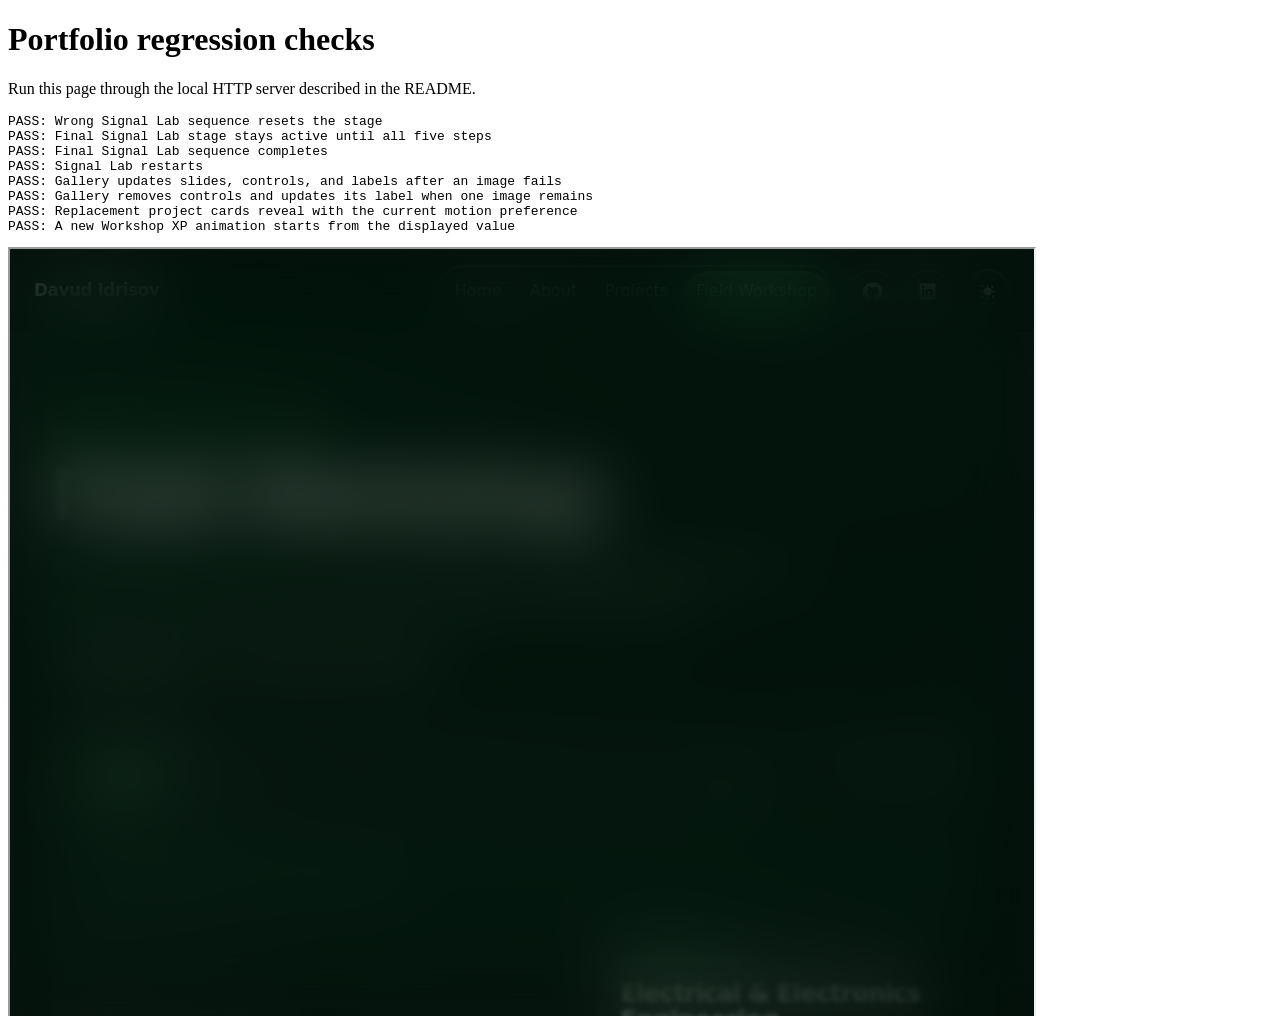
<file: tests/regressions.html>
<!doctype html>
<html lang="en">
<head>
  <meta charset="utf-8">
  <meta name="viewport" content="width=device-width, initial-scale=1">
  <title>Portfolio regression checks</title>
</head>
<body>
  <h1>Portfolio regression checks</h1>
  <p>Run this page through the local HTTP server described in the README.</p>
  <pre id="results" role="status">Running…</pre>
  <iframe title="Test page" width="1024" height="768"></iframe>
  <script>
    const results = document.querySelector("#results");
    const frame = document.querySelector("iframe");
    const lines = [];

    function check(condition, message) {
      if (!condition) throw new Error(message);
      lines.push(`PASS: ${message}`);
      results.textContent = lines.join("\n");
    }

    async function waitFor(predicate, message) {
      const deadline = performance.now() + 5000;
      while (!predicate()) {
        if (performance.now() > deadline) throw new Error(`Timed out: ${message}`);
        await new Promise((resolve) => setTimeout(resolve, 25));
      }
    }

    function loadPage(path) {
      return new Promise((resolve) => {
        frame.onload = () => resolve(frame.contentWindow);
        frame.src = path;
      });
    }

    async function run() {
      let site = await loadPage("../index.html");
      let doc = site.document;
      const press = (index) => doc.querySelectorAll(".circuit-toy__switch-button")[index].click();
      const next = () => doc.querySelector("[data-circuit-next]").click();
      press(0);
      next();
      press(0);
      press(1);
      next();
      press(0);
      check(doc.querySelector("[data-circuit-status]").textContent === "SEQUENCE RESET",
        "Wrong Signal Lab sequence resets the stage");
      press(1);
      press(0);
      press(2);
      next();
      press(2);
      press(0);
      press(1);
      check(doc.querySelector("[data-circuit-next]").hidden
        && doc.querySelector("[data-circuit-status]").textContent === "STEP 3 / 5",
        "Final Signal Lab stage stays active until all five steps");
      press(2);
      press(1);
      check(doc.querySelector("[data-circuit-stage-count]").textContent === "ALL STAGES CLEAR",
        "Final Signal Lab sequence completes");
      next();
      check(doc.querySelector("[data-circuit-stage-count]").textContent === "STAGE 01 / 04",
        "Signal Lab restarts");

      site = await loadPage("../projects.html");
      doc = site.document;
      await waitFor(() => doc.querySelector(".project-card__track"), "project data");
      const gallery = doc.querySelector(".project-card__gallery");
      const track = gallery.querySelector(".project-card__track");
      track.append(track.lastElementChild.cloneNode(true));
      gallery.querySelector("img").dispatchEvent(new site.Event("error"));
      check(gallery.querySelectorAll("[data-project-image]").length === 2
        && gallery.querySelectorAll("[data-carousel-dot]").length === 2
        && gallery.querySelector(".project-card__zoom-hint").textContent === "View photo 1 of 2",
        "Gallery updates slides, controls, and labels after an image fails");
      gallery.querySelector("img").dispatchEvent(new site.Event("error"));
      check(!gallery.querySelector(".project-card__carousel-controls")
        && gallery.querySelector(".project-card__zoom-hint").textContent === "View image",
        "Gallery removes controls and updates its label when one image remains");
      const grid = doc.querySelector("#project-grid");
      const replacement = grid.querySelector(".project-card").cloneNode(true);
      replacement.classList.remove("is-revealed");
      grid.replaceChildren(replacement);
      replacement.scrollIntoView();
      await waitFor(() => replacement.classList.contains("is-revealed"), "replacement project reveal");
      check(replacement.classList.contains("is-revealed"),
        "Replacement project cards reveal with the current motion preference");

      site = await loadPage("../quest.html");
      doc = site.document;
      await waitFor(() => doc.querySelectorAll("[data-station-id]").length >= 2, "workshop stations");
      const stations = doc.querySelectorAll("[data-station-id]");
      stations[0].click();
      site.liquidSheet.close();
      await waitFor(() => !doc.querySelector(".glass-backdrop").open, "station sheet close");
      const xp = doc.querySelector("#workshop-xp");
      const previous = Number.parseInt(xp.textContent, 10);
      stations[1].click();
      const immediate = Number.parseInt(xp.textContent, 10);
      check(site.matchMedia("(prefers-reduced-motion: reduce)").matches
        ? immediate === 50 : immediate === previous,
        "A new Workshop XP animation starts from the displayed value");
      await waitFor(() => xp.textContent === "50 XP", "workshop XP");
      site.liquidSheet.close();
      await waitFor(() => !doc.querySelector(".glass-backdrop").open, "station sheet close");
      stations[0].click();
      check(xp.textContent === "50 XP", "Revisiting a Workshop station does not award XP again");
      lines.push("All checks passed.");
      results.textContent = lines.join("\n");
      document.documentElement.dataset.result = "passed";
    }

    run().catch((error) => {
      lines.push(`FAIL: ${error.message}`);
      results.textContent = lines.join("\n");
      document.documentElement.dataset.result = "failed";
      console.error(error);
    });
  </script>
</body>
</html>
</file>
<file: assets/css/base.css>
:root {
  color-scheme: dark;

  --bg-primary: #0c1713;
  --bg-elevated: #12231c;
  --bg-subtle: #1b3025;
  --border-hairline: rgb(255 255 255 / 8%);
  --border-strong: rgb(255 255 255 / 16%);
  --text-primary: #eff7f1;
  --text-secondary: #a4b9aa;
  --accent-primary: #78c995;
  --accent-primary-rgb: 120 201 149;
  --accent-soft: rgb(120 201 149 / 12%);
  --status-active: #529e72;
  --status-active-rgb: 82 158 114;
  --color-page: var(--bg-primary);
  --color-surface: var(--bg-elevated);
  --color-surface-raised: var(--bg-subtle);
  --color-text: var(--text-primary);
  --color-text-muted: var(--text-secondary);
  --color-accent: var(--accent-primary);
  --color-accent-rgb: var(--accent-primary-rgb);
  --color-accent-strong: #a0e3b5;
  --color-green: #1d3828;
  --color-border: var(--border-hairline);
  --color-border-strong: var(--border-strong);
  --color-focus: var(--accent-primary);
  --color-on-accent: #111214;
  --color-status-active: var(--status-active);
  --color-status-active-rgb: var(--status-active-rgb);
  --color-grid-rgb: 255 255 255;

  --font-body: system-ui, "Segoe UI", "Helvetica Neue", Arial, sans-serif;
  --font-display: var(--font-body);
  --font-mono: "Cascadia Code", "SFMono-Regular", Consolas, monospace;
  --text-2xs: 0.6875rem;
  --text-xs: 0.75rem;
  --text-sm: 0.875rem;
  --text-base: 1rem;
  --text-lg: 1.25rem;
  --text-2xl: clamp(1.75rem, 4vw, 2.5rem);
  --text-xl: clamp(2.5rem, 8vw, 5rem);
  --line-height-body: 1.65;

  --space-1: 0.25rem;
  --space-2: 0.5rem;
  --space-3: 0.75rem;
  --space-4: 1rem;
  --space-5: 1.25rem;
  --space-6: 1.5rem;
  --space-8: 2rem;
  --space-10: 2.5rem;
  --space-12: 3rem;
  --space-16: 4rem;

  --radius-sm: 0.5rem;
  --radius-md: 1rem;
  --radius-lg: 1.5rem;
  --radius-pill: 999px;
  --shadow-card: 0 0.75rem 2rem rgb(0 0 0 / 18%);
  --ease-standard: cubic-bezier(0.2, 0.7, 0.2, 1);
  --ease-ios-sheet: cubic-bezier(0.32, 0.72, 0, 1);
  --ease-apple-out: cubic-bezier(0.16, 1, 0.3, 1);
  --duration-ui: 180ms;

  font-family: var(--font-body);
  font-size: 100%;
  line-height: var(--line-height-body);
  color: var(--color-text);
  background: var(--color-page);
  font-synthesis: none;
  text-rendering: optimizeLegibility;
}

:root[data-theme="light"] {
  color-scheme: light;

  --bg-primary: #edf4ee;
  --bg-elevated: #ffffff;
  --bg-subtle: #e0ebe2;
  --border-hairline: #e2dfd7;
  --border-strong: #c9c4b8;
  --text-primary: #12261a;
  --text-secondary: #4a6251;
  --accent-primary: #17683d;
  --accent-primary-rgb: 23 104 61;
  --accent-soft: rgb(23 104 61 / 12%);
  --status-active: #2f7a50;
  --status-active-rgb: 47 122 80;
  --color-accent-strong: #145a35;
  --color-green: #dcebe0;
  --color-on-accent: #fff;
  --color-grid-rgb: 92 90 84;
  --shadow-card: 0 0.75rem 2rem rgb(38 34 27 / 8%);
}

@view-transition {
  navigation: auto;
}

::view-transition-old(root) {
  animation: page-fade-out 160ms ease both;
}

::view-transition-new(root) {
  animation: page-fade-in 220ms ease both;
}

@keyframes page-fade-out {
  to {
    opacity: 0;
    transform: translateY(-0.25rem);
  }
}

@keyframes page-fade-in {
  from {
    opacity: 0;
    transform: translateY(0.25rem);
  }
}

*,
*::before,
*::after {
  box-sizing: border-box;
}

body {
  position: relative;
  isolation: isolate;
  min-width: 18rem;
  min-height: 100vh;
  margin: 0;
  background: var(--color-page);
  color: var(--color-text);
}

.reveal-ready [data-reveal] {
  opacity: 0;
  transform: translate3d(0, 12px, 0);
  transition:
    opacity 450ms var(--ease-apple-out) var(--reveal-delay, 0ms),
    transform 450ms var(--ease-apple-out) var(--reveal-delay, 0ms);
}

.reveal-ready [data-reveal].is-revealed {
  opacity: 1;
  transform: translate3d(0, 0, 0);
}

body::before,
body::after {
  position: fixed;
  z-index: -1;
  inset: -22%;
  content: "";
  pointer-events: none;
  will-change: transform, opacity;
}

body::before {
  background:
    radial-gradient(ellipse at 18% 22%, rgb(var(--color-accent-rgb) / 8%), transparent 36%),
    radial-gradient(ellipse at 82% 18%, rgb(var(--color-grid-rgb) / 3%), transparent 38%),
    radial-gradient(ellipse at 62% 78%, rgb(var(--color-status-active-rgb) / 4%), transparent 40%);
  opacity: 0.62;
  animation: aurora-drift 28s ease-in-out infinite alternate;
}

body::after {
  background:
    radial-gradient(ellipse at 8% 72%, rgb(var(--color-accent-rgb) / 5%), transparent 32%),
    radial-gradient(ellipse at 92% 58%, rgb(var(--color-grid-rgb) / 3%), transparent 34%);
  opacity: 0.45;
  animation: aurora-drift 36s ease-in-out infinite alternate-reverse;
}

@keyframes aurora-drift {
  from {
    opacity: 0.66;
    transform: translate3d(-1.5%, -1%, 0) scale(1);
  }

  to {
    opacity: 0.92;
    transform: translate3d(1.5%, 1%, 0) scale(1.04);
  }
}

img,
svg {
  display: block;
  max-width: 100%;
}

a {
  color: inherit;
}

a:focus-visible,
button:focus-visible {
  outline: 3px solid var(--color-focus);
  outline-offset: 4px;
}

.eyebrow {
  color: var(--color-accent-strong);
  font-size: var(--text-sm);
  font-weight: 700;
  letter-spacing: 0.12em;
  text-transform: uppercase;
}

h1,
h2,
h3 {
  font-family: var(--font-display);
  line-height: 1.1;
  letter-spacing: -0.035em;
}

h1 {
  max-width: 14ch;
  margin-block: var(--space-4);
  font-size: var(--text-xl);
  font-weight: 600;
}

.page-actions {
  display: flex;
  flex-wrap: wrap;
  gap: var(--space-4);
  margin-top: var(--space-8);
}

.page-actions .btn,
.circuit-toy__next,
.workshop-controls button {
  white-space: nowrap;
}

.btn {
  appearance: none;
  display: inline-flex;
  min-height: 2.75rem;
  align-items: center;
  justify-content: center;
  gap: var(--space-2);
  padding: 0.65rem 1.15rem;
  border: 1px solid transparent;
  border-radius: var(--radius-pill);
  background: var(--color-surface-raised);
  color: var(--color-text);
  font: inherit;
  font-weight: 700;
  letter-spacing: 0.015em;
  line-height: 1.2;
  text-align: center;
  text-decoration: none;
  touch-action: manipulation;
  cursor: pointer;
  transition: transform var(--duration-ui) var(--ease-ios-sheet);
}

.btn--primary {
  border-color: var(--color-accent);
  background: var(--color-accent);
  color: var(--color-on-accent);
  box-shadow: var(--shadow-card);
}

.btn--secondary {
  border-color: var(--color-border);
  background: var(--color-surface-raised);
  color: var(--color-text);
}

.btn--ghost {
  border-color: transparent;
  background: transparent;
  color: var(--color-accent-strong);
  box-shadow: none;
}

.btn--icon {
  width: 2.75rem;
  height: 2.75rem;
  flex: 0 0 2.75rem;
  padding: 0;
  border-radius: var(--radius-pill);
}

.btn:focus-visible {
  outline: 3px solid var(--color-focus);
  outline-offset: 3px;
}

.btn:not(:disabled):not([aria-disabled="true"]):hover {
  border-color: var(--color-accent-strong);
  transform: translateY(-2px);
}

.btn--primary:not(:disabled):not([aria-disabled="true"]):hover {
  background: var(--color-accent-strong);
}

.btn--secondary:not(:disabled):not([aria-disabled="true"]):hover,
.btn--ghost:not(:disabled):not([aria-disabled="true"]):hover {
  background: var(--color-surface-raised);
  color: var(--color-text);
}

.btn:not(:disabled):not([aria-disabled="true"]):active {
  transform: translateY(0) scale(0.97);
}

.btn:disabled,
.btn[aria-disabled="true"] {
  opacity: 0.55;
  cursor: not-allowed;
  pointer-events: none;
  transform: none;
}

.btn[aria-busy="true"] {
  cursor: wait;
}

.btn[aria-busy="true"]::before {
  width: 0.9em;
  height: 0.9em;
  flex: 0 0 auto;
  border: 2px solid currentColor;
  border-right-color: transparent;
  border-radius: 50%;
  content: "";
  animation: btn-spin 700ms linear infinite;
}

@keyframes btn-spin {
  to {
    transform: rotate(1turn);
  }
}

.btn__arrow {
  display: inline-block;
  font-size: 1.4em;
  font-weight: 800;
  line-height: 0.7;
  transition: transform var(--duration-ui) var(--ease-standard);
}

.btn:hover .btn__arrow {
  transform: translateX(3px);
}

.text-link {
  color: var(--color-text-muted);
}

@media (prefers-reduced-motion: reduce) {
  body::before,
  body::after {
    animation: none;
    opacity: 0.66;
    transform: none;
    will-change: auto;
  }

  *,
  *::before,
  *::after {
    scroll-behavior: auto !important;
    animation-duration: 0.01ms !important;
    animation-iteration-count: 1 !important;
    transition-duration: 0.01ms !important;
  }

  ::view-transition-old(root),
  ::view-transition-new(root) {
    animation: none;
  }
}
</file>
<file: assets/css/layout.css>
.skip-link {
  position: absolute;
  z-index: 100;
  top: var(--space-2);
  left: var(--space-2);
  padding: var(--space-2) var(--space-4);
  border-radius: var(--radius-pill);
  background: var(--color-accent);
  color: var(--color-on-accent);
  font-weight: 700;
  text-decoration: none;
  transform: translateY(-160%);
}

.skip-link:focus,
.skip-link:focus-visible {
  transform: translateY(0);
  outline: 3px solid var(--color-focus);
  outline-offset: 4px;
}

.site-header,
.site-footer {
  display: flex;
  align-items: center;
  justify-content: space-between;
  gap: var(--space-6);
  padding: var(--space-4) max(var(--space-6), calc((100% - 72rem) / 2));
  background: var(--color-surface);
}

.site-header {
  position: sticky;
  top: 0;
  z-index: 10;
  min-height: 5rem;
  border-bottom: 1px solid var(--color-border);
}

.site-header.is-scrolled {
  --glass-blur: 28px;
}

.site-header__brand {
  flex: 0 0 auto;
  font-family: var(--font-body);
  font-size: 1.05rem;
  font-weight: 650;
  letter-spacing: -0.025em;
  text-decoration: none;
}

.site-header__brand:hover {
  color: var(--color-accent-strong);
}

.site-header__controls,
.site-nav,
.site-header__social,
.site-footer__social {
  display: flex;
  align-items: center;
}

.site-header__copy-email {
  display: flex;
  align-items: center;
  gap: var(--space-2);
}

.copy-email-button {
  min-height: 2.75rem;
  padding-inline: var(--space-3);
  font-size: var(--text-xs);
  white-space: nowrap;
}

.copy-email-feedback {
  max-width: 13rem;
  color: var(--color-status-active);
  font-size: var(--text-2xs);
  line-height: 1.3;
}

.copy-email-feedback[data-state="error"] {
  color: var(--color-text-muted);
}

.site-header__controls {
  gap: var(--space-4);
}

.site-nav {
  flex-wrap: wrap;
  gap: var(--space-1);
  padding: var(--space-1);
  border: 1px solid var(--color-border);
  border-radius: var(--radius-pill);
  background: var(--color-page);
}

.site-nav__link {
  position: relative;
  padding: var(--space-2) var(--space-3);
  border-radius: var(--radius-pill);
  color: var(--color-text-muted);
  text-decoration: none;
  transition: transform 160ms var(--ease-ios-sheet);
}

.site-nav__link:hover,
.site-nav__link:focus-visible,
.site-nav__link[aria-current="page"] {
  color: var(--color-accent-strong);
  background: transparent;
}

.site-nav__link:hover {
  transform: translateY(-1px);
}

.site-header__social,
.site-footer__social {
  gap: var(--space-3);
  flex-wrap: wrap;
}

.icon-link,
.theme-toggle,
.menu-toggle {
  display: inline-flex;
  align-items: center;
  justify-content: center;
  width: 2.75rem;
  height: 2.75rem;
  flex: 0 0 auto;
  border: 1px solid var(--color-border);
  border-radius: var(--radius-pill);
  background: transparent;
  color: var(--color-text);
}

.icon-link,
.theme-toggle {
  text-decoration: none;
}

.icon-link:hover,
.theme-toggle:hover,
.menu-toggle:hover {
  border-color: var(--color-accent);
  color: var(--color-accent-strong);
}

.site-footer__social a {
  color: var(--color-text-muted);
  font-size: var(--text-sm);
  text-decoration: none;
  text-underline-offset: 0.2em;
}

.site-footer__social a:hover {
  color: var(--color-accent-strong);
  text-decoration: underline;
}

.icon-link svg,
.theme-toggle svg {
  width: 1.2rem;
  height: 1.2rem;
  fill: currentColor;
}

.theme-toggle,
.menu-toggle {
  cursor: pointer;
}

.menu-toggle {
  display: none;
  padding: 0;
}

.menu-toggle__lines,
.menu-toggle__lines::before,
.menu-toggle__lines::after {
  display: block;
  width: 1.1rem;
  height: 2px;
  border-radius: 2px;
  background: currentColor;
}

.menu-toggle__lines {
  position: relative;
}

.menu-toggle__lines::before,
.menu-toggle__lines::after {
  position: absolute;
  left: 0;
  content: "";
}

.menu-toggle__lines::before {
  transform: translateY(-6px);
}

.menu-toggle__lines::after {
  transform: translateY(6px);
}

.menu-toggle[aria-expanded="true"] .menu-toggle__lines {
  background: transparent;
}

.menu-toggle[aria-expanded="true"] .menu-toggle__lines::before {
  transform: rotate(45deg);
}

.menu-toggle[aria-expanded="true"] .menu-toggle__lines::after {
  transform: rotate(-45deg);
}

.site-footer {
  align-items: flex-start;
  flex-wrap: wrap;
  border-top: 1px solid var(--color-border);
  color: var(--color-text-muted);
  font-size: var(--text-sm);
}

.site-footer__copy {
  display: grid;
  gap: var(--space-1);
}

.site-footer__copy p {
  margin: 0;
}

.site-footer__social {
  margin-left: auto;
}

.js .site-nav__link:focus-visible,
.js .icon-link:focus-visible,
.js .theme-toggle:focus-visible,
.js .menu-toggle:focus-visible {
  outline: 3px solid var(--color-focus);
  outline-offset: 4px;
}

@media (max-width: 58rem) {
  .site-header {
    flex-wrap: wrap;
  }

  .site-header__controls {
    margin-left: auto;
  }

  .menu-toggle {
    display: inline-flex;
  }

  .js .site-nav {
    position: absolute;
    top: calc(100% + 1px);
    right: 0;
    left: 0;
    display: none;
    align-items: stretch;
    flex-direction: column;
    gap: 0;
    padding: var(--space-3) max(var(--space-6), calc((100% - 72rem) / 2));
    border: 0;
    border-bottom: 1px solid var(--color-border);
    border-radius: 0;
    background: var(--color-surface);
    box-shadow: var(--shadow-card);
  }

  .js .site-nav.is-open {
    display: flex;
  }

  .site-nav__link {
    padding-block: var(--space-3);
    border-radius: var(--radius-sm);
  }

  .js .site-nav::before {
    display: none;
  }

  .site-header__social {
    display: none;
  }
}

@media (max-width: 42rem) {
  .site-header,
  .site-footer {
    padding-inline: var(--space-4);
  }

  .js .site-nav {
    padding-inline: var(--space-4);
  }

  .site-footer {
    flex-direction: column;
  }

  .site-footer__social {
    margin-left: 0;
  }
}
</file>
<file: assets/css/home.css>
.home-hero {
  position: relative;
  display: grid;
  width: calc(100% - 3rem);
  max-width: 72rem;
  min-height: min(48rem, calc(100svh - 5rem));
  align-items: center;
  grid-template-columns: minmax(0, 1fr) minmax(15rem, 0.72fr);
  gap: clamp(var(--space-8), 8vw, var(--space-16));
  margin-inline: auto;
  padding-block: clamp(var(--space-12), 10vh, var(--space-16));
}

.home-hero::before {
  position: absolute;
  z-index: -1;
  top: 16%;
  right: 0;
  width: 44vw;
  max-width: 35rem;
  aspect-ratio: 1;
  border: 1px solid var(--color-border);
  border-radius: 50%;
  content: "";
  opacity: 0.45;
}

.home-hero__content {
  position: relative;
  z-index: 1;
  min-width: 0;
}

.home-hero__content .eyebrow {
  margin-bottom: var(--space-6);
}

.home-hero h1 {
  max-width: 11ch;
  margin-block: 0 var(--space-6);
  font-family: var(--font-body);
  font-size: clamp(3rem, 7vw, 5.8rem);
  font-weight: 600;
  letter-spacing: -0.055em;
  line-height: 1.02;
}

.home-hero h1 span {
  color: var(--color-accent);
  font-weight: 700;
}

.home-hero__intro {
  max-width: 52ch;
  margin-bottom: 0;
  color: var(--color-text-muted);
  font-size: clamp(1.05rem, 1.5vw, 1.2rem);
  line-height: 1.8;
}

.home-hero .page-actions {
  margin-top: var(--space-8);
}

.home-hero .btn {
  gap: var(--space-2);
}

.home-vitals {
  display: grid;
  width: min(100%, 30rem);
  grid-template-columns: repeat(2, minmax(0, 1fr));
  gap: var(--space-4);
  margin-top: var(--space-6);
  padding: var(--space-3) var(--space-4);
  border: 1px solid var(--border-hairline);
  border-radius: 0.55rem 1rem 0.55rem 1rem;
  background: var(--glass-gradient);
}

.home-vitals__metric {
  display: grid;
  min-width: 0;
  align-content: start;
  gap: var(--space-1);
}

.home-vitals__label {
  grid-column: 1 / -1;
  color: var(--color-text-muted);
  font-family: var(--font-mono);
  font-size: 0.58rem;
  letter-spacing: 0.09em;
  text-transform: uppercase;
}

.home-vitals__metric strong {
  color: var(--color-text);
  font-family: var(--font-mono);
  font-size: var(--text-sm);
  line-height: 1.35;
}

.home-vitals__note {
  color: var(--color-text-muted);
  font-size: var(--text-2xs);
  line-height: 1.4;
}

.home-vitals__divider {
  display: none;
}

.home-vitals__metric:last-child {
  padding-left: var(--space-4);
  border-left: 1px solid var(--border-hairline);
}

.circuit-toy {
  width: 100%;
  max-width: 28rem;
  margin-top: var(--space-6);
  padding: clamp(var(--space-4), 3vw, var(--space-6));
  border: 1px solid var(--border-hairline);
  border-radius: 0.7rem 1.4rem 0.7rem 1.4rem;
}

.circuit-toy__heading,
.circuit-toy__title-row,
.circuit-toy__footer {
  display: flex;
  align-items: center;
  justify-content: space-between;
  gap: var(--space-3);
}

.circuit-toy__heading .eyebrow {
  margin: 0;
  font-size: var(--text-2xs);
}

.circuit-toy__heading .eyebrow span {
  color: var(--color-text-muted);
}

.circuit-toy__status,
.circuit-toy__stage-count {
  color: var(--color-text-muted);
  font-family: var(--font-mono);
  font-size: 0.62rem;
  letter-spacing: 0.07em;
}

.circuit-toy.is-complete .circuit-toy__status {
  color: var(--color-status-active);
}

.circuit-toy__status {
  display: inline-flex;
  align-items: center;
  gap: var(--space-2);
}

.circuit-toy__status::before {
  width: 0.42rem;
  height: 0.42rem;
  border-radius: 50%;
  background: var(--color-border);
  content: "";
}

.circuit-toy__board.is-powered ~ .circuit-toy__footer,
.circuit-toy.is-complete .circuit-toy__status {
  color: var(--color-accent-strong);
}

.circuit-toy.is-complete .circuit-toy__status::before {
  background: var(--color-status-active);
}

.circuit-toy__title-row {
  margin-top: var(--space-2);
}

.circuit-toy h2 {
  margin: 0;
  font-size: clamp(1.05rem, 2vw, 1.3rem);
  letter-spacing: -0.035em;
}

.circuit-toy__stage-count {
  flex: 0 0 auto;
  font-size: 0.56rem;
}

.circuit-toy__progress {
  display: grid;
  grid-template-columns: repeat(4, 1fr);
  gap: var(--space-2);
  margin: var(--space-4) 0;
  padding: 0;
  list-style: none;
}

.circuit-toy__progress li {
  position: relative;
  display: flex;
  align-items: center;
  gap: var(--space-2);
  color: var(--color-text-muted);
  font-family: var(--font-mono);
  font-size: 0.62rem;
}

.circuit-toy__progress li::before {
  width: 100%;
  height: 2px;
  background: var(--color-border);
  content: "";
  transform: scaleX(0.35);
  transform-origin: left center;
  transition: transform 200ms ease;
}

.circuit-toy__progress li span {
  position: absolute;
  left: 0;
  padding: 0 var(--space-1);
  background: var(--color-surface);
}

.circuit-toy__progress li.is-current,
.circuit-toy__progress li.is-complete {
  color: var(--color-accent-strong);
}

.circuit-toy__progress li.is-current::before,
.circuit-toy__progress li.is-complete::before {
  background: var(--color-accent);
  transform: scaleX(1);
}

.circuit-toy__instruction {
  min-height: 2.7em;
  margin: 0 0 var(--space-3);
  color: var(--color-text-muted);
  font-size: var(--text-sm);
  line-height: 1.5;
}

.circuit-toy__timer {
  display: flex;
  align-items: baseline;
  justify-content: flex-end;
  gap: var(--space-1);
  margin: calc(-1 * var(--space-2)) 0 var(--space-2);
  color: var(--color-text-muted);
  font-family: var(--font-mono);
  font-size: 0.62rem;
  letter-spacing: 0.08em;
}

.circuit-toy__timer output {
  min-width: 2.4em;
  color: var(--color-accent-strong);
  font-size: 1rem;
  font-weight: 700;
  text-align: right;
  font-variant-numeric: tabular-nums;
}

.circuit-toy__timer[hidden] {
  display: none;
}

.circuit-toy__voltage {
  display: flex;
  align-items: center;
  justify-content: space-between;
  gap: var(--space-3);
  margin-bottom: var(--space-3);
}

.circuit-toy__voltage-label {
  color: var(--color-text-muted);
  font-size: var(--text-xs);
}

.circuit-toy__voltage-controls {
  display: flex;
  align-items: center;
  gap: var(--space-2);
}

.circuit-toy__voltage-readout {
  min-width: 3.5ch;
  color: var(--color-accent-strong);
  font-family: var(--font-mono);
  font-size: var(--text-sm);
  font-weight: 700;
  text-align: center;
  font-variant-numeric: tabular-nums;
}

.circuit-toy__board {
  position: relative;
  display: grid;
  min-height: 7rem;
  grid-template-columns: minmax(0, 1fr) 3.5rem;
  align-items: center;
  gap: var(--space-2);
  padding: var(--space-4);
  overflow: hidden;
  border: 1px solid var(--color-border);
  border-radius: 0.6rem 1rem 0.6rem 1rem;
  background-color: var(--color-page);
  background-image:
    linear-gradient(90deg, transparent 49%, rgb(var(--color-grid-rgb) / 5%) 50%, transparent 51%),
    linear-gradient(transparent 49%, rgb(var(--color-grid-rgb) / 5%) 50%, transparent 51%);
  background-size: 1rem 1rem;
  box-shadow: inset 0 0.5rem 1.5rem rgb(0 0 0 / 12%);
}

.circuit-toy__wire {
  position: absolute;
  right: 3.75rem;
  left: 3.5rem;
  height: 2px;
  background: var(--color-border);
}

.circuit-toy__wire--top {
  top: 50%;
}

.circuit-toy__wire--top::after {
  position: absolute;
  top: 50%;
  left: 0;
  width: 36%;
  height: 0.35rem;
  border-radius: 50%;
  background: linear-gradient(90deg, transparent, var(--color-accent-strong), transparent);
  box-shadow: 0 0 0.75rem 2px var(--color-accent);
  content: "";
  opacity: 0;
  transform: translate(-100%, -50%);
}

.circuit-toy__board.is-running .circuit-toy__wire--top::after {
  opacity: 1;
  animation: signal-travel 1.1s linear infinite;
}

.circuit-toy__board.is-signaling .circuit-toy__wire--top::after {
  opacity: 1;
  animation: signal-travel 720ms ease-out 1;
}

@keyframes signal-travel {
  to {
    transform: translate(180%, -50%);
  }
}

.circuit-toy.is-stage-transitioning .circuit-toy__instruction,
.circuit-toy.is-stage-transitioning .circuit-toy__progress,
.circuit-toy.is-stage-transitioning .circuit-toy__controls,
.circuit-toy.is-stage-transitioning .circuit-toy__title-row {
  animation: circuit-stage-enter 280ms cubic-bezier(0.2, 0.7, 0.2, 1) both;
}

.circuit-toy.is-stage-transitioning .circuit-toy__progress {
  animation-delay: 45ms;
}

.circuit-toy.is-stage-transitioning .circuit-toy__controls {
  animation-delay: 90ms;
}

@keyframes circuit-stage-enter {
  from {
    opacity: 0.35;
    transform: translateY(0.45rem);
  }

  to {
    opacity: 1;
    transform: translateY(0);
  }
}

.circuit-toy__controls {
  z-index: 1;
  display: flex;
  justify-content: center;
  gap: clamp(var(--space-2), 3vw, var(--space-4));
}

.circuit-toy__switch-button {
  display: grid;
  min-width: 3rem;
  min-height: 3rem;
  justify-items: center;
  gap: var(--space-1);
  padding: var(--space-2);
}

.circuit-toy__switch-lever {
  position: relative;
  display: block;
  width: 1.1rem;
  height: 1.2rem;
}

.circuit-toy__switch-lever::before,
.circuit-toy__switch-lever::after {
  position: absolute;
  bottom: 0.1rem;
  left: 50%;
  width: 2px;
  border-radius: var(--radius-pill);
  background: var(--color-text-muted);
  content: "";
  transform-origin: bottom center;
  transition: transform 220ms var(--ease-ios-sheet);
}

.circuit-toy__switch-lever::before {
  height: 0.9rem;
  transform: translateX(-50%) rotate(42deg);
}

.circuit-toy__switch-lever::after {
  bottom: 0;
  width: 0.55rem;
  height: 2px;
  transform: translateX(-50%);
}

.circuit-toy__switch-label {
  font-family: var(--font-mono);
  font-size: 0.58rem;
  letter-spacing: 0.06em;
}

.circuit-toy__switch-button.is-closed {
  border-color: var(--color-status-active);
  background: color-mix(in srgb, var(--color-status-active) 14%, var(--color-surface));
  color: var(--color-status-active);
}

.circuit-toy__switch-button.is-closed .circuit-toy__switch-lever::before {
  background: var(--color-status-active);
  transform: translateX(-50%) rotate(-42deg);
}

.circuit-toy__switch-button.is-closed .circuit-toy__switch-lever::after {
  background: var(--color-status-active);
}

.circuit-toy__lamp {
  position: relative;
  z-index: 1;
  display: grid;
  justify-items: center;
  gap: 2px;
  color: var(--color-text-muted);
  font-family: var(--font-mono);
  font-size: 0.52rem;
  letter-spacing: 0.06em;
}

.circuit-toy__lamp::before {
  position: absolute;
  top: -0.65rem;
  left: 50%;
  width: 3.8rem;
  aspect-ratio: 1;
  border-radius: 50%;
  background: radial-gradient(circle, rgb(255 218 164 / 28%), transparent 68%);
  content: "";
  opacity: 0;
  transform: translateX(-50%);
  transition: opacity 220ms var(--ease-ios-sheet);
}

.circuit-toy__lamp svg,
.circuit-toy__lamp span {
  position: relative;
  z-index: 1;
}

.circuit-toy__lamp svg {
  width: 1.8rem;
  fill: var(--color-surface-raised);
  stroke: var(--color-border);
  stroke-linecap: round;
  stroke-linejoin: round;
  stroke-width: 2;
}

.circuit-toy__lamp.is-lit {
  color: var(--color-accent-strong);
}

.circuit-toy__lamp.is-lit::before {
  opacity: 1;
}

.circuit-toy__lamp.is-lit svg {
  fill: var(--color-accent);
  stroke: var(--color-accent-strong);
}

.circuit-toy__board.is-powered .circuit-toy__wire {
  background: var(--color-status-active);
}

.circuit-toy__board-label {
  position: absolute;
  right: var(--space-2);
  bottom: var(--space-1);
  color: var(--color-text-muted);
  font-family: var(--font-mono);
  font-size: 0.52rem;
  letter-spacing: 0.08em;
}

.circuit-toy__telemetry {
  position: relative;
  display: block;
  margin-top: var(--space-3);
  padding-top: var(--space-2);
  border-top: 1px solid var(--border-hairline);
  color: var(--color-text-muted);
  font-family: var(--font-mono);
  font-size: var(--text-2xs);
  letter-spacing: 0.035em;
  line-height: 1.5;
  font-variant-numeric: tabular-nums;
}

.circuit-toy__telemetry-old {
  position: absolute;
  inset: var(--space-2) 0 auto;
  pointer-events: none;
}

.circuit-toy__footer {
  min-height: 2.5rem;
  margin-top: var(--space-2);
}

.circuit-toy__hint {
  margin: 0;
  color: var(--color-text-muted);
  font-size: var(--text-xs);
  line-height: 1.5;
}

.circuit-toy__next {
  flex: 0 0 auto;
}

.circuit-toy__next[hidden] {
  display: none;
}

.home-portrait {
  position: relative;
  z-index: 1;
  width: 100%;
  max-width: 22rem;
  justify-self: center;
  margin: 0;
}

.home-portrait__frame {
  position: relative;
  aspect-ratio: 4 / 5;
  padding: var(--space-3);
  border: 1px solid var(--color-border);
  border-radius: 48% 48% var(--radius-md) var(--radius-md);
  background: var(--color-green);
  box-shadow: var(--shadow-card);
}

.home-portrait__image,
.home-portrait__fallback {
  width: 100%;
  height: 100%;
  overflow: hidden;
  border-radius: inherit;
}

.home-portrait__image {
  object-fit: cover;
  object-position: center 30%;
}

.home-portrait__fallback {
  display: grid;
  place-items: center;
  background:
    radial-gradient(circle at 70% 22%, rgb(var(--color-accent-rgb) / 18%), transparent 25%),
    linear-gradient(145deg, var(--color-surface-raised), var(--color-green));
  color: var(--color-text);
  font-family: var(--font-display);
  font-size: clamp(5rem, 12vw, 8rem);
}

.home-portrait__fallback[hidden] {
  display: none;
}

.home-portrait figcaption {
  margin-top: var(--space-3);
  color: var(--color-text-muted);
  font-size: var(--text-sm);
  text-align: center;
}

.home-portrait figcaption span {
  color: var(--color-accent);
}

.home-scroll {
  position: absolute;
  bottom: var(--space-4);
  left: 0;
  display: inline-flex;
  align-items: center;
  gap: var(--space-2);
  color: var(--color-text-muted);
  font-size: var(--text-sm);
  text-decoration: none;
}

.home-scroll span {
  display: grid;
  width: 2rem;
  height: 2rem;
  place-items: center;
  border: 1px solid var(--color-border);
  border-radius: 50%;
  color: var(--color-accent-strong);
}

.currently-section {
  display: grid;
  width: calc(100% - 3rem);
  max-width: 72rem;
  align-items: center;
  grid-template-columns: minmax(12rem, 0.65fr) minmax(0, 1fr) auto;
  gap: var(--space-8);
  margin: 0 auto var(--space-16);
  padding: var(--space-8);
  border: 1px solid var(--color-border);
  border-radius: var(--radius-md);
}

.currently-section__label .eyebrow {
  margin-bottom: var(--space-2);
}

.currently-section h2 {
  margin: 0;
  font-size: clamp(1.5rem, 3vw, 2rem);
}

.currently-section > p {
  max-width: 55ch;
  margin: 0;
  color: var(--color-text-muted);
  line-height: 1.75;
}

.currently-section .text-link {
  display: inline-flex;
  align-items: center;
  gap: var(--space-2);
  color: var(--color-accent-strong);
  font-weight: 700;
  white-space: nowrap;
}

@media (max-width: 52rem) {
  .home-hero {
    min-height: 0;
    grid-template-columns: minmax(0, 1fr) minmax(12rem, 0.7fr);
    gap: var(--space-6);
    padding-bottom: var(--space-16);
  }

  .home-hero h1 {
    font-size: clamp(3rem, 9vw, 5rem);
  }

  .currently-section {
    grid-template-columns: 1fr 1.3fr;
    gap: var(--space-4) var(--space-6);
  }

  .currently-section .text-link {
    grid-column: 2;
  }
}

@media (max-width: 38rem) {
  .home-hero {
    width: calc(100% - 2rem);
    grid-template-columns: 1fr;
    padding-top: var(--space-12);
  }

  .home-hero h1 {
    max-width: 10ch;
    font-size: clamp(3.2rem, 15vw, 5rem);
  }

  .home-portrait {
    width: 72%;
    max-width: 19rem;
    margin-top: var(--space-4);
  }

  .circuit-toy {
    width: 100%;
  }

  .home-vitals {
    width: 100%;
    gap: var(--space-3);
    padding-inline: var(--space-3);
  }

  .home-vitals__metric:last-child {
    padding-left: var(--space-3);
  }

  .circuit-toy__board {
    grid-template-columns: 1.65rem minmax(0, 1fr) 2.5rem;
    gap: var(--space-1);
    padding: var(--space-3);
  }

  .circuit-toy__wire {
    right: 3rem;
    left: 2.8rem;
  }

  .circuit-toy__controls {
    gap: var(--space-1);
  }

  .circuit-toy__switch-button {
    min-width: 3rem;
    padding: var(--space-1);
  }

  .circuit-toy__lamp svg {
    width: 1.6rem;
  }

  .home-scroll {
    bottom: var(--space-3);
  }

  .currently-section {
    width: calc(100% - 2rem);
    grid-template-columns: 1fr;
    gap: var(--space-4);
    margin-bottom: var(--space-12);
    padding: var(--space-6);
  }

  .currently-section .text-link {
    grid-column: auto;
  }
}

@media (prefers-reduced-motion: reduce) {
  .circuit-toy__board.is-running .circuit-toy__wire--top::after {
    animation: none;
  }

  .circuit-toy__board.is-signaling .circuit-toy__wire--top::after,
  .circuit-toy.is-stage-transitioning .circuit-toy__instruction,
  .circuit-toy.is-stage-transitioning .circuit-toy__progress,
  .circuit-toy.is-stage-transitioning .circuit-toy__controls,
  .circuit-toy.is-stage-transitioning .circuit-toy__title-row {
    animation: none;
  }
}
</file>
<file: assets/css/glass.css>
:root {
  --glass-tint: 12 23 19;
  --glass-bg: rgb(18 38 28 / 91%);
  --glass-alpha: 0.82;
  --glass-alpha-raised: 0.94;
  --glass-fill: rgb(var(--glass-tint) / var(--glass-alpha));
  --glass-fill-raised: rgb(18 35 28 / var(--glass-alpha-raised));
  --glass-gradient: linear-gradient(
    155deg,
    rgb(255 255 255 / 5%) 0%,
    rgb(var(--glass-tint) / 2%) 55%,
    rgb(var(--color-accent-rgb) / 3%) 100%
  );
  --glass-fallback: var(--bg-elevated);
  --glass-fallback-raised: var(--bg-subtle);
  --glass-border: var(--border-hairline);
  --glass-top-highlight: rgb(255 255 255 / 12%);
  --glass-highlight: rgb(255 255 255 / 8%);
  --glass-inner-shadow: rgb(0 0 0 / 16%);
  --glass-blur: 16px;
  --glass-saturate: 120%;
  --glass-brightness: 102%;
  --glass-outer-shadow: 0 0.75rem 2rem rgb(0 0 0 / 18%);
  --glass-inset:
    inset 0 1px 0 var(--glass-top-highlight),
    inset 0 -1px 0 rgb(255 255 255 / 3%),
    inset 0 0 1rem var(--glass-inner-shadow);
  --glass-shadow: var(--glass-outer-shadow), var(--glass-inset);
  --glass-sheen: rgb(255 255 255 / 9%);
  --mx: 50%;
  --my: 12%;
}

:root[data-theme="light"] {
  --glass-tint: 237 244 238;
  --glass-bg: rgb(240 248 242 / 94%);
  --glass-alpha: 0.88;
  --glass-alpha-raised: 0.96;
  --glass-fill: rgb(var(--glass-tint) / var(--glass-alpha));
  --glass-fill-raised: rgb(255 255 255 / var(--glass-alpha-raised));
  --glass-gradient: linear-gradient(
    155deg,
    rgb(255 255 255 / 92%),
    rgb(237 244 238 / 82%)
  );
  --glass-fallback: var(--bg-primary);
  --glass-fallback-raised: #ffffff;
  --glass-border: var(--border-hairline);
  --glass-top-highlight: rgb(255 255 255 / 96%);
  --glass-highlight: rgb(255 255 255 / 56%);
  --glass-inner-shadow: rgb(34 31 25 / 5%);
  --glass-outer-shadow: 0 0.75rem 2rem rgb(38 34 27 / 7%);
  --glass-inset:
    inset 0 1px 0 var(--glass-top-highlight),
    inset 0 -1px 0 rgb(23 23 22 / 3%),
    inset 0 0 1rem var(--glass-inner-shadow);
  --glass-shadow: var(--glass-outer-shadow), var(--glass-inset);
  --glass-sheen: rgb(255 255 255 / 45%);
}

body {
  background-color: var(--color-page);
  background-image: linear-gradient(145deg, rgb(var(--color-accent-rgb) / 4%), transparent 58%);
}

.site-header {
  background: var(--glass-fill);
  -webkit-backdrop-filter: blur(var(--glass-blur)) saturate(var(--glass-saturate)) brightness(var(--glass-brightness));
  backdrop-filter: blur(var(--glass-blur)) saturate(var(--glass-saturate)) brightness(var(--glass-brightness));
}

.site-nav {
  position: relative;
  isolation: isolate;
}

.site-nav::before {
  position: absolute;
  top: 0;
  left: 0;
  width: var(--nav-indicator-width, 0);
  height: var(--nav-indicator-height, 0);
  border: 1px solid var(--glass-border);
  border-radius: var(--radius-pill);
  background: rgb(var(--glass-tint) / 28%);
  box-shadow: inset 0 1px 0 var(--glass-top-highlight);
  content: "";
  pointer-events: none;
  transform: translate3d(var(--nav-indicator-x, 0), var(--nav-indicator-y, 0), 0);
  transition: transform 180ms var(--ease-standard);
}

.site-nav__link {
  z-index: 1;
}

.glass,
.site-header,
.site-nav,
.icon-link,
.theme-toggle,
.menu-toggle,
.btn,
.circuit-toy__switch-button,
.circuit-toy__next,
.workshop-controls button,
.lightbox,
.lightbox__panel,
.lightbox__close,
.project-card,
.project-card__status,
.project-card__zoom-hint,
.education-card,
.skill-card,
.score-card,
.interest-card,
.language-list li,
.currently-section,
.home-vitals,
.circuit-toy,
.workshop,
.station-panel,
.achievement-panel,
.achievement.is-unlocked,
.projects-status,
.no-script-note,
.egg-dialog,
.voltage-toast,
.home-scroll {
  position: relative;
  isolation: isolate;
  border-color: var(--glass-border);
  border-top-color: var(--glass-top-highlight);
  background: var(--glass-gradient);
  box-shadow: var(--glass-shadow);
  -webkit-backdrop-filter: blur(var(--glass-blur)) saturate(var(--glass-saturate)) brightness(var(--glass-brightness));
  backdrop-filter: blur(var(--glass-blur)) saturate(var(--glass-saturate)) brightness(var(--glass-brightness));
}

.glass::after,
.site-header::after,
.site-nav::after,
.icon-link::after,
.theme-toggle::after,
.menu-toggle::after,
.btn::after,
.circuit-toy__switch-button::after,
.circuit-toy__next::after,
.workshop-controls button::after,
.lightbox::after,
.lightbox__panel::after,
.lightbox__close::after,
.project-card::after,
.project-card__status::after,
.project-card__zoom-hint::after,
.education-card::after,
.skill-card::after,
.score-card::after,
.interest-card::after,
.language-list li::after,
.currently-section::after,
.home-vitals::after,
.circuit-toy::after,
.workshop::after,
.station-panel::after,
.achievement-panel::after,
.achievement.is-unlocked::after,
.projects-status::after,
.no-script-note::after,
.egg-dialog::after,
.voltage-toast::after,
.home-scroll::after {
  position: absolute;
  z-index: 0;
  inset: 0;
  border-radius: inherit;
  background: radial-gradient(
    14rem circle at var(--mx, 50%) var(--my, 12%),
    var(--glass-sheen),
    transparent 58%
  );
  content: "";
  opacity: 0;
  pointer-events: none;
  transition: opacity 180ms var(--ease-standard);
}

.glass > :not(.glass-control__light, .glass-control__ripple),
.site-header > :not(.glass-control__light, .glass-control__ripple),
.site-nav > :not(.glass-control__light, .glass-control__ripple),
.btn > :not(.glass-control__light, .glass-control__ripple),
.circuit-toy > :not(.glass-control__light, .glass-control__ripple),
.workshop > :not(.glass-control__light, .glass-control__ripple),
.project-card > :not(.glass-control__light, .glass-control__ripple),
.education-card > :not(.glass-control__light, .glass-control__ripple),
.skill-card > :not(.glass-control__light, .glass-control__ripple),
.score-card > :not(.glass-control__light, .glass-control__ripple),
.interest-card > :not(.glass-control__light, .glass-control__ripple),
.currently-section > :not(.glass-control__light, .glass-control__ripple),
.home-vitals > :not(.glass-control__light, .glass-control__ripple),
.station-panel > :not(.glass-control__light, .glass-control__ripple),
.achievement-panel > :not(.glass-control__light, .glass-control__ripple),
.lightbox > :not(.glass-control__light, .glass-control__ripple),
.lightbox__panel > :not(.glass-control__light, .glass-control__ripple),
.egg-dialog > :not(.glass-control__light, .glass-control__ripple) {
  position: relative;
  z-index: 1;
}

.btn.btn--primary,
.home-hero .btn.btn--primary,
.circuit-toy__next {
  border-color: rgb(var(--color-accent-rgb) / 70%);
  background: linear-gradient(
    145deg,
    rgb(var(--color-accent-rgb) / 100%),
    rgb(var(--color-accent-rgb) / 100%)
  );
  color: var(--color-on-accent);
}

.btn.btn--secondary {
  background: var(--glass-gradient);
  color: var(--color-text);
}

.btn.btn--ghost {
  border-color: transparent;
  background: transparent;
  box-shadow: none;
  color: var(--color-accent-strong);
  -webkit-backdrop-filter: none;
  backdrop-filter: none;
}

.btn.btn--primary:not(:disabled):not([aria-disabled="true"]):hover {
  background: linear-gradient(145deg, var(--color-accent-strong), var(--color-accent));
}

.btn.btn--secondary:not(:disabled):not([aria-disabled="true"]):hover {
  background: linear-gradient(
    145deg,
    rgb(var(--glass-tint) / 0.82),
    rgb(var(--glass-tint) / 0.58)
  );
}

.btn.btn--ghost:not(:disabled):not([aria-disabled="true"]):hover {
  border-color: var(--glass-border);
  background: var(--glass-fill);
  color: var(--color-text);
  -webkit-backdrop-filter: blur(var(--glass-blur)) saturate(var(--glass-saturate));
  backdrop-filter: blur(var(--glass-blur)) saturate(var(--glass-saturate));
}

.circuit-toy__switch-button.is-closed {
  border-color: var(--color-status-active);
  background: color-mix(in srgb, var(--color-status-active) 14%, var(--color-surface));
  color: var(--color-status-active);
}

.glass-control {
  position: relative;
  isolation: isolate;
  overflow: hidden;
  transform: translate3d(var(--magnetic-x, 0), var(--magnetic-y, 0), 0);
  transition: transform 180ms var(--ease-ios-sheet);
}

.glass-control__light {
  display: none;
}

.glass-control__ripple {
  position: absolute;
  z-index: 0;
  top: var(--click-y, 50%);
  left: var(--click-x, 50%);
  width: 1rem;
  aspect-ratio: 1;
  border: 1px solid var(--glass-highlight);
  border-radius: 50%;
  opacity: 0;
  pointer-events: none;
  transform: translate(-50%, -50%) scale(0);
}

.glass-control__content,
.glass-control > :not(.glass-control__light, .glass-control__ripple) {
  position: relative;
  z-index: 1;
}

.glass-control__content--absolute {
  position: absolute;
}

.glass-control.is-rippling .glass-control__ripple {
  animation: glass-ripple 520ms ease-out;
}

.glass-control:not(:disabled):hover,
.glass-control:not([aria-disabled="true"]):hover,
.glass-control:focus-visible {
  border-color: var(--color-accent);
  box-shadow: var(--glass-shadow);
}

.voltage-toast {
  position: fixed;
  z-index: 10;
  right: max(1rem, env(safe-area-inset-right));
  bottom: max(1rem, env(safe-area-inset-bottom));
  max-width: min(24rem, calc(100vw - 2rem));
  margin: 0;
  padding: 0.85rem 1.1rem;
  border: 1px solid var(--glass-border);
  border-radius: var(--radius-md);
  color: var(--color-text);
  font-size: var(--text-sm);
  font-weight: 650;
  opacity: 0;
  pointer-events: none;
  transform: translateY(0.75rem);
  visibility: hidden;
  transition: opacity 180ms ease, transform 180ms ease, visibility 0s linear 180ms;
}

.home-hero .home-scroll {
  position: absolute;
}

body .voltage-toast.voltage-toast {
  position: fixed;
}

.egg-dialog[open],
.lightbox[open] {
  position: fixed;
  margin: auto;
}

.voltage-toast.is-visible {
  opacity: 1;
  transform: translateY(0);
  visibility: visible;
  transition-delay: 0s;
}

.egg-dialog {
  width: min(32rem, calc(100% - 2rem));
  max-height: min(42rem, calc(100% - 2rem));
  padding: 0;
  overflow: auto;
  border: 1px solid var(--glass-border);
  border-radius: var(--radius-md);
  color: var(--color-text);
}

.egg-dialog::backdrop,
.lightbox::backdrop {
  background: rgb(17 18 20 / 72%);
  -webkit-backdrop-filter: blur(7px);
  backdrop-filter: blur(7px);
}

.egg-dialog__content {
  position: relative;
  padding: clamp(1.5rem, 5vw, 2.5rem);
}

.egg-dialog__content h2 {
  margin: 0 2.5rem 0.75rem 0;
}

.egg-dialog__description {
  color: var(--color-text-muted);
}

.egg-dialog__close {
  position: absolute;
  top: 1rem;
  right: 1rem;
  display: grid;
  width: 2.75rem;
  min-height: 2.75rem;
  place-items: center;
  border: 1px solid var(--glass-border);
  border-radius: var(--radius-pill);
  background: var(--glass-fill);
  color: var(--color-text);
  font: inherit;
  font-size: 1.5rem;
  cursor: pointer;
}

.resistor-quiz__form,
.resistor-quiz__form label {
  display: grid;
  gap: var(--space-3);
}

.resistor-quiz__form label {
  grid-template-columns: auto 1fr;
  align-items: center;
}

.resistor-quiz__feedback {
  min-height: 1.5em;
  color: var(--color-accent-strong);
}

.voltage-boost .circuit-toy {
  border-color: var(--color-accent);
  box-shadow: var(--glass-shadow);
}

:root.is-oscilloscope {
  --glass-blur: 10px;
}

:root.is-oscilloscope body {
  background-image: repeating-linear-gradient(
    to bottom,
    transparent 0 9.8rem,
    rgb(var(--color-accent-rgb) / 7%) 9.8rem 10rem
  );
}

@keyframes glass-ripple {
  to {
    opacity: 0;
    transform: translate(-50%, -50%) scale(16);
  }
}

@media (hover: hover) {
  .glass:hover::after,
  .site-header:hover::after,
  .site-nav:hover::after,
  .icon-link:hover::after,
  .theme-toggle:hover::after,
  .menu-toggle:hover::after,
  .btn:hover::after,
  .circuit-toy__switch-button:hover::after,
  .circuit-toy__next:hover::after,
  .workshop-controls button:hover::after,
  .project-card:hover::after,
  .education-card:hover::after,
  .skill-card:hover::after,
  .score-card:hover::after,
  .interest-card:hover::after,
  .language-list li:hover::after,
  .currently-section:hover::after,
  .home-vitals:hover::after,
  .circuit-toy:hover::after,
  .workshop:hover::after,
  .station-panel:hover::after,
  .achievement-panel:hover::after,
  .achievement.is-unlocked:hover::after,
  .home-scroll:hover::after {
    opacity: 1;
  }

  .glass:hover,
  .site-header:hover,
  .site-nav:hover,
  .icon-link:hover,
  .theme-toggle:hover,
  .menu-toggle:hover,
  .btn:hover,
  .circuit-toy__switch-button:hover,
  .circuit-toy__next:hover,
  .workshop-controls button:hover,
  .project-card:hover,
  .education-card:hover,
  .skill-card:hover,
  .score-card:hover,
  .interest-card:hover,
  .currently-section:hover,
  .home-vitals:hover,
  .circuit-toy:hover,
  .workshop:hover,
  .station-panel:hover,
  .achievement-panel:hover,
  .home-scroll:hover {
    --glass-brightness: 105%;
  }

  .project-card,
  .skill-card,
  .score-card,
  .interest-card,
  .education-card,
  .language-list li,
  .station-panel,
  .achievement-panel {
    transition: transform 300ms var(--ease-apple-out);
  }

  .project-card:hover,
  .skill-card:hover,
  .score-card:hover,
  .interest-card:hover,
  .education-card:hover,
  .language-list li:hover,
  .station-panel:hover,
  .achievement-panel:hover {
    border-color: var(--color-accent);
    transform: perspective(900px) rotateX(4deg) rotateY(-5deg) translateY(-4px);
  }

  .project-card:nth-child(even):hover,
  .skill-card:nth-child(even):hover,
  .score-card:nth-child(even):hover,
  .interest-card:nth-child(even):hover {
    transform: perspective(900px) rotateX(4deg) rotateY(5deg) translateY(-4px);
  }
}

@media (max-width: 38rem) {
  :root {
    --glass-blur: 8px;
  }
}

@supports not ((backdrop-filter: blur(1px)) or (-webkit-backdrop-filter: blur(1px))) {
  .glass,
  .site-header,
  .site-nav,
  .icon-link,
  .theme-toggle,
  .menu-toggle,
  .btn,
  .circuit-toy__switch-button,
  .circuit-toy__next,
  .workshop-controls button,
  .lightbox,
  .lightbox__panel,
  .lightbox__close,
  .project-card,
  .project-card__status,
  .project-card__zoom-hint,
  .education-card,
  .skill-card,
  .score-card,
  .interest-card,
  .language-list li,
  .currently-section,
  .home-vitals,
  .circuit-toy,
  .workshop,
  .station-panel,
  .achievement-panel,
  .achievement.is-unlocked,
  .projects-status,
  .no-script-note,
  .egg-dialog,
  .voltage-toast,
  .home-scroll {
    background: var(--glass-fallback);
  }

  .voltage-toast,
  .egg-dialog,
  .lightbox__panel {
    background: var(--glass-fallback-raised);
  }

  .btn.btn--primary {
    background: var(--color-accent);
    color: var(--color-on-accent);
  }
}

@media (prefers-reduced-transparency: reduce) {
  .glass,
  .site-header,
  .site-nav,
  .icon-link,
  .theme-toggle,
  .menu-toggle,
  .btn,
  .circuit-toy__switch-button,
  .circuit-toy__next,
  .workshop-controls button,
  .lightbox,
  .lightbox__panel,
  .lightbox__close,
  .project-card,
  .project-card__status,
  .project-card__zoom-hint,
  .education-card,
  .skill-card,
  .score-card,
  .interest-card,
  .language-list li,
  .currently-section,
  .home-vitals,
  .circuit-toy,
  .workshop,
  .station-panel,
  .achievement-panel,
  .achievement.is-unlocked,
  .projects-status,
  .no-script-note,
  .egg-dialog,
  .voltage-toast,
  .home-scroll {
    background: var(--glass-fallback);
    -webkit-backdrop-filter: none;
    backdrop-filter: none;
  }

  .voltage-toast,
  .egg-dialog,
  .lightbox__panel {
    background: var(--glass-fallback-raised);
  }

  .btn.btn--primary {
    background: var(--color-accent);
    color: var(--color-on-accent);
  }
}

@media (forced-colors: active) {
  .project-card__gallery .project-card__image-button {
    border: 1px solid ButtonText;
    background: Canvas;
    color: ButtonText;
  }

  .glass,
  .site-header,
  .site-nav,
  .icon-link,
  .theme-toggle,
  .menu-toggle,
  .btn,
  .circuit-toy__switch-button,
  .circuit-toy__next,
  .workshop-controls button,
  .lightbox,
  .lightbox__panel,
  .lightbox__close,
  .project-card,
  .project-card__status,
  .project-card__zoom-hint,
  .education-card,
  .skill-card,
  .score-card,
  .interest-card,
  .language-list li,
  .currently-section,
  .home-vitals,
  .circuit-toy,
  .workshop,
  .station-panel,
  .achievement-panel,
  .achievement.is-unlocked,
  .projects-status,
  .no-script-note,
  .egg-dialog,
  .voltage-toast,
  .home-scroll {
    border: 1px solid CanvasText;
    background: Canvas;
    box-shadow: none;
    color: CanvasText;
    -webkit-backdrop-filter: none;
    backdrop-filter: none;
  }

  .glass::after,
  .site-header::after,
  .site-nav::after,
  .btn::after,
  .project-card::after,
  .circuit-toy::after,
  .workshop::after {
    display: none;
  }
}

@media (prefers-reduced-motion: reduce) {
  body::before,
  body::after,
  .glass-control,
  .project-card,
  .skill-card,
  .interest-card,
  .education-card,
  .station-panel,
  .achievement-panel,
  body .voltage-toast {
    animation: none;
    transition: none;
    will-change: auto;
  }
}

/* Shared spatial motion and sheet surfaces. */
.site-header {
  position: sticky;
  top: 0;
  z-index: 50;
  background: color-mix(in srgb, var(--bg-primary) 78%, transparent);
  border-bottom: 1px solid var(--border-hairline);
  box-shadow: inset 0 1px 0 rgba(255, 255, 255, 0.06);
  -webkit-backdrop-filter: blur(18px) saturate(180%);
  backdrop-filter: blur(18px) saturate(180%);
}

.site-header::after {
  inset: auto 0 0;
  height: 2px;
  border-radius: 0;
  background: var(--accent-primary);
  opacity: 1;
  transform: scaleX(var(--scroll-progress, 0));
  transform-origin: left;
  transition: none;
}

.site-nav::before { display: none; }
.site-nav > .nav-pill {
  position: absolute;
  z-index: 0;
  top: 0;
  left: 0;
  width: 100px;
  height: 40px;
  border: 1px solid var(--glass-border);
  border-radius: 999px;
  background: color-mix(in srgb, var(--accent-primary) 18%, var(--bg-elevated));
  box-shadow: inset 0 1px 0 rgba(255, 255, 255, 0.06);
  pointer-events: none;
  transform-origin: top left;
  transition: transform 420ms var(--ease-ios-sheet);
}
.site-nav__link[aria-current="page"] { background: transparent; }

.project-card, .education-card, .skill-card, .score-card, .interest-card,
.station-panel, .achievement-panel, .circuit-toy, .workshop {
  box-shadow: var(--glass-outer-shadow), inset 0 1px 0 rgba(255, 255, 255, 0.06);
}
@media (hover: hover) and (prefers-reduced-motion: no-preference) {
  .project-card:hover, .project-card:nth-child(even):hover,
  .skill-card:hover, .skill-card:nth-child(even):hover,
  .score-card:hover, .score-card:nth-child(even):hover,
  .interest-card:hover, .interest-card:nth-child(even):hover,
  .education-card:hover, .language-list li:hover,
  .station-panel:hover, .achievement-panel:hover {
    transform: translate3d(0, -3px, 0);
  }
  .reveal-ready .project-card[data-reveal].is-revealed:hover,
  .reveal-ready .skill-card[data-reveal].is-revealed:hover,
  .reveal-ready .score-card[data-reveal].is-revealed:hover,
  .reveal-ready .interest-card[data-reveal].is-revealed:hover,
  .reveal-ready .education-card[data-reveal].is-revealed:hover,
  .reveal-ready .station-panel[data-reveal].is-revealed:hover,
  .reveal-ready .achievement-panel[data-reveal].is-revealed:hover {
    transform: translate3d(0, -3px, 0);
  }
}
.btn:not(:disabled):not([aria-disabled="true"]):active,
.glass-control:not(:disabled):active,
.workshop-controls button:not(:disabled):active {
  transform: translate3d(0, 0, 0) scale(0.965);
}

main {
  transform-origin: center top;
  transition: transform 420ms cubic-bezier(0.22, 1, 0.36, 1), filter 420ms cubic-bezier(0.22, 1, 0.36, 1);
}
body.has-glass-sheet main {
  transform: scale(0.965);
  filter: blur(3px);
}
.glass-backdrop {
  position: fixed;
  inset: 0;
  width: 100%;
  max-width: none;
  height: 100%;
  max-height: none;
  margin: 0;
  padding: clamp(1rem, 4vw, 3rem);
  border: 0;
  background: transparent;
  color: var(--color-text);
  overflow: auto;
}
.glass-backdrop[open] { display: grid; place-items: center; }
.glass-backdrop::backdrop {
  background: rgb(3 14 8 / 60%);
  -webkit-backdrop-filter: blur(32px) saturate(200%);
  backdrop-filter: blur(32px) saturate(200%);
}
.liquid-sheet {
  position: relative;
  width: min(54rem, 100%);
  max-height: calc(100dvh - 2rem);
  overflow: auto;
  padding: clamp(1.25rem, 4vw, 2.5rem);
  border-radius: 1.5rem;
  background: var(--glass-bg);
  box-shadow: 0 2rem 6rem rgb(0 0 0 / 35%), inset 0 1px 0 rgba(255, 255, 255, 0.06);
  transform-origin: top left;
  -webkit-backdrop-filter: blur(32px) saturate(200%);
  backdrop-filter: blur(32px) saturate(200%);
}
.liquid-sheet::before {
  position: absolute;
  z-index: 2;
  inset: 0;
  padding: 1.5px;
  border-radius: inherit;
  background: linear-gradient(135deg, rgb(255 255 255 / 65%), transparent 35%, transparent 65%, rgb(255 255 255 / 35%));
  content: "";
  pointer-events: none;
  -webkit-mask: linear-gradient(#fff 0 0) content-box, linear-gradient(#fff 0 0);
  -webkit-mask-composite: xor;
  mask-composite: exclude;
}
.liquid-sheet__header { display: flex; align-items: start; justify-content: space-between; gap: 1rem; }
.liquid-sheet__header h2 { margin: 0; }
.liquid-sheet__close { flex: 0 0 auto; }
.liquid-sheet__content { margin-top: 1.5rem; }
.liquid-sheet__content img { width: 100%; height: auto; margin: 1rem 0; border-radius: 0.75rem; }
.liquid-sheet__content .project-card__metadata { margin: 1.5rem 0; }
.liquid-sheet__content .project-card__description { color: var(--color-text); }

@media (max-width: 58rem) {
  .site-header .site-header__controls { position: static; }
  .js .site-nav {
    display: flex;
    opacity: 0;
    visibility: hidden;
    pointer-events: none;
    transform: translate3d(0, -8px, 0);
    transition: opacity 220ms var(--ease-ios-sheet), transform 220ms var(--ease-ios-sheet), visibility 0s linear 220ms;
  }
  .js .site-nav.is-open {
    opacity: 1;
    visibility: visible;
    pointer-events: auto;
    transform: translate3d(0, 0, 0);
    transition-delay: 0s;
  }
  .site-nav > .nav-pill { display: none; }
}
@media (prefers-reduced-transparency: reduce) {
  .liquid-sheet { background: var(--bg-elevated); -webkit-backdrop-filter: none; backdrop-filter: none; }
}
@media (prefers-reduced-motion: reduce) {
  body.has-glass-sheet main { transform: none; filter: none; }
  .site-nav > .nav-pill { transition: none; }
  .js .site-nav, .js .site-nav.is-open { transform: none; }
}

@media (prefers-reduced-motion: reduce) {
  .glass-control.is-rippling .glass-control__ripple {
    animation: none;
  }

  .btn[aria-busy="true"]::before {
    animation: none;
  }

  .btn:not(:disabled):not([aria-disabled="true"]):hover,
  .btn:not(:disabled):not([aria-disabled="true"]):active,
  .site-nav__link:hover,
  .project-card:hover,
  .skill-card:hover,
  .score-card:hover,
  .interest-card:hover,
  .project-card:nth-child(even):hover,
  .skill-card:nth-child(even):hover,
  .score-card:nth-child(even):hover,
  .interest-card:nth-child(even):hover,
  .education-card:hover,
  .language-list li:hover,
  .station-panel:hover,
  .achievement-panel:hover {
    transform: none;
  }
}
</file>
<file: assets/css/about.css>
.about-page {
  width: min(72rem, calc(100% - 2 * var(--space-6)));
  margin-inline: auto;
  padding-bottom: var(--space-16);
}

.about-intro {
  max-width: 58rem;
  padding-block: clamp(var(--space-12), 12vh, 8rem) var(--space-16);
}

.about-intro .eyebrow {
  margin-bottom: var(--space-4);
}

.about-intro h1 {
  max-width: 13ch;
  margin: 0 0 var(--space-6);
  font-family: var(--font-body);
  font-size: clamp(3rem, 7vw, 5.8rem);
  font-weight: 600;
  letter-spacing: -0.055em;
  line-height: 1.04;
}

.about-intro__summary {
  max-width: 58ch;
  margin: 0;
  color: var(--color-text-muted);
  font-size: clamp(1.1rem, 2vw, 1.4rem);
  line-height: 1.8;
}

.about-section {
  display: grid;
  grid-template-columns: minmax(13rem, 0.72fr) minmax(0, 1.28fr);
  column-gap: clamp(var(--space-8), 8vw, var(--space-16));
  row-gap: var(--space-6);
  padding-block: var(--space-12);
  border-top: 1px solid var(--color-border);
}

.about-section__heading .eyebrow {
  margin-bottom: var(--space-3);
}

.about-section__heading h2 {
  max-width: 16ch;
  margin: 0;
  font-size: clamp(1.8rem, 4vw, 2.8rem);
}

.story-copy {
  max-width: 62ch;
}

.story-copy p,
.section-note,
.education-card > p,
.qualifications p {
  color: var(--color-text-muted);
  line-height: 1.8;
}

.story-copy p:last-child {
  margin-bottom: 0;
}

.education-card {
  padding: clamp(var(--space-6), 4vw, var(--space-8));
  border: 1px solid var(--color-border);
  border-left: 4px solid var(--color-accent);
  border-radius: var(--radius-md);
}

.education-card__label,
.skill-level {
  color: var(--color-accent-strong);
  font-size: var(--text-sm);
  font-weight: 700;
}

.education-card__label {
  margin-bottom: var(--space-3);
  letter-spacing: 0.08em;
  text-transform: uppercase;
}

.education-card h3 {
  margin: 0 0 var(--space-3);
  font-size: clamp(1.35rem, 3vw, 2rem);
}

.education-card > p:last-child {
  margin-bottom: 0;
}

.section-note {
  grid-column: 2;
  margin: 0;
}

.skill-grid {
  display: grid;
  grid-column: 2;
  grid-template-columns: repeat(3, minmax(0, 1fr));
  gap: var(--space-4);
}

.skill-card {
  min-height: 9rem;
  padding: var(--space-4);
  border: 1px solid var(--color-border);
  border-radius: var(--radius-sm);
}

.skill-card h3 {
  margin: 0 0 var(--space-4);
  font-size: var(--text-lg);
}

.skill-card p {
  margin: 0;
}

.skill-card .skill-level {
  display: inline-flex;
  padding: var(--space-1) var(--space-3);
  border: 1px solid var(--color-border);
  border-radius: var(--radius-pill);
  font-size: var(--text-xs);
}

.skill-card .skill-description {
  margin-top: var(--space-3);
  color: var(--color-text-muted);
  font-size: var(--text-sm);
  line-height: 1.55;
}

.skill-level-meter {
  display: flex;
  width: max-content;
  gap: var(--space-2);
  margin-top: var(--space-3);
}

.skill-level-meter span {
  width: 0.6rem;
  height: 0.35rem;
  border-radius: var(--radius-pill);
  background: var(--color-accent);
  opacity: 0.24;
  transform: scaleX(0.7);
  transition: opacity 240ms ease, transform 240ms ease;
}

.skill-level-meter span:nth-child(1) {
  transition-delay: 0ms;
}

.skill-level-meter span:nth-child(2) {
  transition-delay: 55ms;
}

.skill-level-meter span:nth-child(3) {
  transition-delay: 110ms;
}

.skill-level-meter span:nth-child(4) {
  transition-delay: 165ms;
}

.skill-level-meter.is-active[data-level="1"] span:nth-child(-n + 1),
.skill-level-meter.is-active[data-level="2"] span:nth-child(-n + 2),
.skill-level-meter.is-active[data-level="3"] span:nth-child(-n + 3) {
  opacity: 1;
  transform: scaleX(1);
}

.skill-card--wide {
  display: grid;
  grid-column: 1 / -1;
  grid-template-columns: 1fr auto;
  align-items: center;
  gap: var(--space-3) var(--space-6);
}

.skill-card--wide h3 {
  margin: 0;
}

.skill-card--wide .skill-level {
  grid-column: 2;
  grid-row: 1;
}

.skill-card--wide .skill-level-meter {
  grid-column: 2;
  grid-row: 2;
  justify-self: end;
}

.skill-card--wide > p:last-child {
  grid-column: 1 / -1;
  grid-row: 3;
  color: var(--color-text-muted);
  line-height: 1.7;
}

.score-grid {
  display: grid;
  grid-column: 2;
  grid-template-columns: repeat(3, minmax(0, 1fr));
  gap: var(--space-3);
}

.score-card {
  display: grid;
  gap: var(--space-1);
  padding: var(--space-4);
  border: 1px solid var(--color-border);
  border-radius: var(--radius-sm);
}

.score-card span {
  color: var(--color-text-muted);
  font-size: var(--text-xs);
  font-weight: 650;
}

.score-card strong {
  color: var(--color-accent-strong);
  font-size: clamp(1.35rem, 3vw, 1.8rem);
  font-variant-numeric: tabular-nums;
}

.activity-timeline {
  display: grid;
  gap: 0;
}

.timeline-entry {
  position: relative;
  display: grid;
  grid-template-columns: minmax(9rem, 0.62fr) minmax(0, 1.38fr);
  gap: var(--space-6);
  padding: var(--space-6) 0;
  border-bottom: 1px solid var(--color-border);
}

.timeline-entry:first-child {
  padding-top: 0;
}

.timeline-entry__when {
  margin: 0;
  color: var(--color-accent-strong);
  font-size: var(--text-sm);
  font-weight: 700;
  line-height: 1.6;
}

.timeline-entry h3 {
  margin: 0 0 var(--space-2);
  font-size: var(--text-lg);
}

.timeline-entry div > p {
  margin: 0;
  color: var(--color-text-muted);
  line-height: 1.75;
}

.language-list {
  display: grid;
  grid-column: 2;
  grid-template-columns: repeat(2, minmax(0, 1fr));
  gap: var(--space-3);
  margin: 0;
  padding: 0;
  list-style: none;
}

.language-list li {
  display: flex;
  min-height: 3.5rem;
  align-items: center;
  justify-content: space-between;
  gap: var(--space-3);
  padding-inline: var(--space-4);
  border: 1px solid var(--color-border);
  border-radius: var(--radius-sm);
}

.language-level {
  color: var(--color-accent-strong);
  font-size: var(--text-sm);
  font-weight: 700;
}

.interest-grid {
  display: grid;
  grid-column: 2;
  grid-template-columns: repeat(2, minmax(0, 1fr));
  gap: var(--space-4);
}

.interest-card {
  padding: var(--space-6);
  border: 1px solid var(--color-border);
  border-radius: var(--radius-sm);
}

.interest-card__number {
  margin: 0 0 var(--space-6);
  color: var(--color-accent-strong);
  font-size: var(--text-xs);
  font-weight: 700;
  letter-spacing: 0.1em;
}

.interest-card h3 {
  margin: 0 0 var(--space-3);
  font-size: var(--text-lg);
}

.interest-card > p:last-child {
  margin: 0;
  color: var(--color-text-muted);
  line-height: 1.7;
}

.contact-section__content {
  display: grid;
  grid-column: 2;
  justify-items: start;
  gap: var(--space-4);
}

.contact-section__content p {
  max-width: 48ch;
  margin: 0;
  color: var(--color-text-muted);
  line-height: 1.8;
}

@media (max-width: 48rem) {
  .about-page {
    width: calc(100% - 2 * var(--space-4));
  }

  .about-intro {
    padding-block: var(--space-12);
  }

  .about-section {
    grid-template-columns: 1fr;
    gap: var(--space-6);
    padding-block: var(--space-8);
  }

  .about-section__heading h2 {
    max-width: 22ch;
  }

  .section-note,
  .contact-section__content,
  .skill-grid,
  .score-grid,
  .language-list,
  .interest-grid {
    grid-column: 1;
  }

  .skill-grid {
    grid-template-columns: repeat(2, minmax(0, 1fr));
  }

  .timeline-entry {
    grid-template-columns: 1fr;
    gap: var(--space-2);
  }
}

@media (max-width: 30rem) {
  .about-intro h1 {
    font-size: clamp(2.8rem, 14vw, 4rem);
  }

  .skill-grid,
  .score-grid,
  .interest-grid,
  .language-list {
    grid-template-columns: 1fr;
  }

  .skill-card--wide {
    grid-template-columns: 1fr;
  }

  .skill-card--wide .skill-level,
  .skill-card--wide .skill-level-meter,
  .skill-card--wide > p:last-child {
    grid-column: 1;
    grid-row: auto;
  }
}
</file>
<file: assets/css/projects.css>
.projects-page {
  width: min(72rem, calc(100% - 2 * var(--space-6)));
  margin-inline: auto;
  padding-bottom: var(--space-16);
}

.projects-intro {
  max-width: 58rem;
  padding-block: clamp(var(--space-12), 12vh, 8rem) var(--space-12);
}

.projects-intro .eyebrow {
  margin-bottom: var(--space-4);
}

.projects-intro h1 {
  max-width: 16ch;
  margin: 0 0 var(--space-5, 1.25rem);
  font-family: var(--font-body);
  font-size: clamp(3rem, 7vw, 5.8rem);
  font-weight: 600;
  letter-spacing: -0.055em;
  line-height: 1.04;
}

.projects-intro > p:last-child {
  max-width: 60ch;
  margin: 0;
  color: var(--color-text-muted);
  font-size: clamp(1.05rem, 2vw, 1.25rem);
  line-height: 1.8;
}

.projects-section {
  padding-top: var(--space-8);
  border-top: 1px solid var(--color-border);
}

.projects-status,
.no-script-note {
  padding: var(--space-4);
  border: 1px solid var(--color-border);
  border-radius: var(--radius-sm);
  color: var(--color-text-muted);
}

.project-grid {
  display: grid;
  grid-template-columns: repeat(2, minmax(0, 1fr));
  align-items: stretch;
  gap: var(--space-6);
}

.project-skeleton {
  position: relative;
  min-width: 0;
  overflow: hidden;
  border: 1px solid var(--color-border);
  border-radius: var(--radius-md);
  background: var(--color-surface);
  box-shadow: var(--shadow-card);
}

.project-skeleton__media {
  min-height: 14rem;
  aspect-ratio: 16 / 9;
  background: var(--color-surface-raised);
}

.project-skeleton__body {
  display: grid;
  gap: var(--space-3);
  padding: var(--space-6);
}

.project-skeleton__line {
  display: block;
  width: 82%;
  height: 0.75rem;
  border-radius: var(--radius-pill);
  background: var(--color-surface-raised);
}

.project-skeleton__line--title {
  width: 62%;
  height: 1.3rem;
}

.project-skeleton__line--short {
  width: 38%;
}

.project-skeleton::after {
  position: absolute;
  inset: 0;
  background: linear-gradient(100deg, transparent 25%, rgb(255 255 255 / 10%) 50%, transparent 75%);
  content: "";
  pointer-events: none;
  transform: translateX(-100%);
  animation: skeleton-shimmer 1.5s ease-in-out infinite;
}

@keyframes skeleton-shimmer {
  to {
    transform: translateX(100%);
  }
}

.project-card {
  display: flex;
  min-width: 0;
  flex-direction: column;
  overflow: hidden;
  border: 1px solid var(--color-border);
  border-radius: var(--radius-md);
}

.project-card__media {
  position: relative;
  display: grid;
  min-height: 14rem;
  aspect-ratio: 16 / 9;
  overflow: hidden;
  place-items: center;
  background:
    radial-gradient(ellipse at 75% 30%, rgb(var(--color-accent-rgb) / 12%), transparent 40%),
    linear-gradient(145deg, var(--color-surface-raised), var(--color-green));
}

.project-card__media--portfolio {
  aspect-ratio: 4 / 3;
}

.project-card__media--placeholder {
  isolation: isolate;
}

.project-card__illustration {
  width: 100%;
  height: 100%;
  padding: clamp(var(--space-4), 4vw, var(--space-8));
  color: var(--color-text-muted);
}

.illustration-frame,
.illustration-line,
.illustration-wire,
.illustration-arrow {
  fill: none;
  stroke: currentColor;
  stroke-linecap: round;
  stroke-linejoin: round;
  stroke-width: 4;
}

.illustration-frame {
  stroke: var(--color-border-strong);
}

.illustration-wire,
.illustration-arrow {
  stroke: var(--color-accent);
}

.illustration-block {
  fill: var(--accent-soft);
  stroke: var(--color-border-strong);
  stroke-width: 2;
}

.illustration-node {
  fill: var(--color-accent);
}

.illustration-wheel {
  fill: var(--color-surface);
  stroke: var(--color-border-strong);
  stroke-width: 5;
}

.project-card__placeholder-status {
  position: absolute;
  z-index: 1;
  top: var(--space-4);
  left: var(--space-4);
  padding: var(--space-1) var(--space-3);
  border: 1px solid var(--color-border);
  border-radius: var(--radius-pill);
  background: var(--glass-fill);
  color: var(--color-text);
  font-size: var(--text-xs);
  font-weight: 700;
  letter-spacing: 0.05em;
  text-transform: uppercase;
}

.project-card__media-label {
  max-width: 24rem;
  padding: var(--space-6);
  color: var(--color-text);
  font-family: var(--font-body);
  font-size: clamp(1.25rem, 3vw, 2rem);
  line-height: 1.25;
  text-align: center;
}

.project-card__gallery {
  position: absolute;
  inset: 0;
  display: block;
  overflow: hidden;
  scrollbar-width: none;
}

.project-card__gallery::-webkit-scrollbar {
  display: none;
}

.project-card__track {
  position: relative;
  display: flex;
  width: 100%;
  height: 100%;
  overflow-x: auto;
  scroll-snap-type: x mandatory;
  scrollbar-width: none;
}
.project-card__track::-webkit-scrollbar { display: none; }
.project-card__gallery .project-card__track .project-card__image-button {
  position: relative;
  inset: auto;
  flex: 0 0 100%;
  scroll-snap-align: start;
  cursor: pointer;
}
.project-card__open { align-self: flex-start; margin-top: var(--space-5); }
.project-card__carousel-dot { font-size: 0; }
.project-card__carousel-dot::before {
  width: 0.45rem;
  height: 0.45rem;
  border-radius: 999px;
  background: currentColor;
  content: "";
  transform: scaleX(1);
  transition: transform 300ms var(--ease-ios-sheet);
}
.project-card__carousel-dot[aria-current="true"]::before { transform: scaleX(2.5); }

.project-card__image-button {
  position: absolute;
  inset: 0;
  display: grid;
  width: 100%;
  height: 100%;
  padding: 0;
  place-items: center;
  border: 0;
  background: transparent;
  cursor: zoom-in;
}

.project-card__gallery .project-card__image-button {
  position: absolute;
  inset: 0;
  width: 100%;
  height: 100%;
  overflow: hidden;
  border: 0;
  border-radius: 0;
  background: var(--color-surface);
}

.project-card__gallery .project-card__image-button[hidden] {
  display: none;
}

.project-card__gallery .project-card__zoom-hint {
  top: var(--space-3);
  right: var(--space-3);
  bottom: auto;
}

.project-card__image-button img {
  width: 100%;
  height: 100%;
  object-fit: contain;
  transition: transform 220ms ease;
}

.project-card__media--portfolio .project-card__image-button img {
  object-fit: cover;
  object-position: top center;
}

.project-card__image-button:hover img {
  transform: scale(1.025);
}

.project-card__zoom-hint {
  position: absolute;
  right: var(--space-3);
  bottom: var(--space-3);
  padding: var(--space-2) var(--space-3);
  border: 1px solid var(--color-border);
  border-radius: var(--radius-pill);
  background: var(--color-page);
  color: var(--color-text);
  font-size: var(--text-xs);
}

.project-card__carousel-controls {
  position: absolute;
  z-index: 2;
  right: var(--space-3);
  bottom: var(--space-3);
  left: var(--space-3);
  display: flex;
  align-items: center;
  justify-content: space-between;
  pointer-events: none;
}

.project-card__carousel-arrow,
.project-card__carousel-dot {
  display: inline-flex;
  min-width: 2.75rem;
  min-height: 2.75rem;
  align-items: center;
  justify-content: center;
  border: 1px solid var(--glass-border);
  border-radius: var(--radius-pill);
  background: var(--glass-fill);
  color: var(--color-text);
  font: inherit;
  cursor: pointer;
  pointer-events: auto;
  -webkit-backdrop-filter: blur(12px);
  backdrop-filter: blur(12px);
  transition: transform var(--duration-ui) var(--ease-ios-sheet);
}

.project-card__carousel-arrow:hover,
.project-card__carousel-dot:hover {
  background: var(--glass-fill-raised);
  transform: translateY(-1px);
}

.project-card__carousel-dots {
  display: flex;
  align-items: center;
  gap: var(--space-1);
}

.project-card__carousel-dot {
  min-width: 2.5rem;
  min-height: 2.5rem;
  border-color: transparent;
  background: transparent;
  color: var(--color-text-muted);
}

.project-card__carousel-dot[aria-current="true"] {
  color: var(--color-accent-strong);
}

.project-card__body {
  display: flex;
  height: 100%;
  flex-direction: column;
  padding: var(--space-6);
}

.project-card__topline {
  display: flex;
  align-items: center;
  justify-content: space-between;
  gap: var(--space-3);
  margin-bottom: var(--space-3);
}

.project-card__number,
.project-card__status {
  margin: 0;
  font-size: var(--text-xs);
  font-weight: 700;
  letter-spacing: 0.08em;
  text-transform: uppercase;
}

.project-card__number {
  color: var(--color-accent-strong);
}

.project-card__status {
  padding: var(--space-1) var(--space-3);
  border: 1px solid var(--color-border);
  border-radius: var(--radius-pill);
  color: var(--color-text-muted);
}

.project-card__title {
  margin: 0 0 var(--space-4);
  font-size: clamp(1.4rem, 3vw, 1.8rem);
}

.project-card__description {
  margin: 0 0 var(--space-4);
  color: var(--color-text-muted);
  line-height: 1.75;
}

.project-card__description p {
  margin: 0 0 var(--space-3);
}

.project-card__description p:last-child {
  margin-bottom: 0;
}

.project-card__metadata {
  display: grid;
  gap: var(--space-3);
  margin-top: auto;
  margin-bottom: 0;
  padding-top: var(--space-4);
  border-top: 1px solid var(--color-border);
}

.project-card__metadata > div {
  display: grid;
  grid-template-columns: minmax(7.5rem, 0.65fr) minmax(0, 1fr);
  align-items: start;
  gap: var(--space-3);
}

.project-card__metadata dt {
  color: var(--color-text-muted);
  font-size: var(--text-xs);
  font-weight: 700;
}

.project-card__metadata dd {
  min-width: 0;
  margin: 0;
  font-size: var(--text-sm);
}

.project-card__metadata > div:last-child dd {
  width: fit-content;
  padding: 0.15rem 0.6rem;
  border: 1px solid var(--color-border);
  border-radius: var(--radius-pill);
  color: var(--color-status-active);
  font-size: var(--text-xs);
  font-weight: 700;
}

.project-card__tags {
  display: flex;
  flex-wrap: wrap;
  gap: var(--space-2);
  margin: 0;
  padding: 0;
  list-style: none;
}

.project-card__tags li {
  padding: var(--space-1) var(--space-3);
  border-radius: var(--radius-pill);
  background: var(--color-green);
  color: var(--color-text);
  font-size: var(--text-xs);
}

.project-card__links {
  display: flex;
  flex-wrap: wrap;
  gap: var(--space-3);
  margin-top: var(--space-5, 1.25rem);
}

.project-card__link {
  color: var(--color-accent-strong);
  font-weight: 700;
  text-underline-offset: 0.25em;
}

.project-card__link:hover {
  text-decoration-thickness: 2px;
}

.lightbox {
  width: min(56rem, calc(100% - 2rem));
  max-width: none;
  max-height: min(90vh, 60rem);
  padding: 0;
  overflow: auto;
  border: 1px solid var(--color-border);
  border-radius: var(--radius-md);
  background: var(--color-surface);
  color: var(--color-text);
  opacity: 0;
  transform: scale(0.96);
  transition: opacity 220ms ease, transform 220ms cubic-bezier(0.2, 0.7, 0.2, 1);
}

.lightbox.is-visible {
  opacity: 1;
  transform: scale(1);
}

.lightbox::backdrop {
  background: rgb(5 10 18 / 82%);
  -webkit-backdrop-filter: blur(8px);
  backdrop-filter: blur(8px);
  opacity: 0;
  transition: opacity 220ms ease;
}

.lightbox.is-visible::backdrop {
  opacity: 1;
}

.lightbox__panel {
  padding: var(--space-4);
}

.lightbox__header {
  display: flex;
  align-items: center;
  justify-content: space-between;
  gap: var(--space-4);
  padding-bottom: var(--space-3);
}

.lightbox__header h2 {
  margin: 0;
  font-size: var(--text-lg);
}

.lightbox__close {
  flex: 0 0 auto;
}

.lightbox__close span {
  margin-left: var(--space-2);
  color: var(--color-accent-strong);
  font-size: var(--text-lg);
}

.lightbox__image {
  width: 100%;
  max-height: 72vh;
  object-fit: contain;
  background: var(--color-page);
}

.lightbox__caption {
  margin: var(--space-3) 0 0;
  color: var(--color-text-muted);
  font-size: var(--text-sm);
}

.visually-hidden {
  position: absolute;
  width: 1px;
  height: 1px;
  padding: 0;
  overflow: hidden;
  clip: rect(0, 0, 0, 0);
  white-space: nowrap;
  border: 0;
}

@media (max-width: 48rem) {
  .projects-page {
    width: calc(100% - 2 * var(--space-4));
  }

  .projects-intro {
    padding-block: var(--space-12);
  }

  .project-grid {
    grid-template-columns: 1fr;
  }

  .project-card__media {
    min-height: 12rem;
  }

  .project-skeleton__media {
    min-height: 12rem;
  }
}

@media (prefers-reduced-motion: reduce) {
  .project-card__image-button img,
  .project-card__image-button:hover img,
  .project-skeleton::after {
    transition: none;
    animation: none;
    transform: none;
  }
}
</file>
<file: assets/css/quest.css>
.quest-page {
  width: min(74rem, calc(100% - 2 * var(--space-6)));
  margin-inline: auto;
  padding-bottom: var(--space-16);
}

.quest-intro {
  padding-block: clamp(var(--space-12), 10vh, 7rem) var(--space-8);
}

.quest-intro .eyebrow {
  margin-bottom: var(--space-4);
}

.quest-intro h1 {
  max-width: 12ch;
  margin: 0 0 var(--space-4);
  font-family: var(--font-body);
  font-size: clamp(3rem, 7vw, 5.8rem);
  font-weight: 600;
  letter-spacing: -0.055em;
  line-height: 1.04;
}

.quest-intro > p:not(.eyebrow) {
  max-width: 60ch;
  color: var(--color-text-muted);
  font-size: var(--text-lg);
  line-height: 1.8;
}

.quest-skip {
  display: inline-flex;
  align-items: center;
  gap: var(--space-2);
  min-height: 2.75rem;
  color: var(--color-accent-strong);
  font-weight: 700;
  text-underline-offset: 0.25em;
}

.workshop {
  position: relative;
  overflow: hidden;
  padding: clamp(var(--space-4), 3vw, var(--space-8));
  border: 1px solid var(--color-border);
  border-radius: var(--radius-md);
}

.workshop__hud {
  display: flex;
  align-items: center;
  justify-content: space-between;
  gap: var(--space-4);
  margin-bottom: var(--space-6);
  padding-bottom: var(--space-4);
  border-bottom: 1px solid var(--color-border);
}

.workshop__score {
  display: grid;
  gap: var(--space-1);
}

.workshop__score-label {
  color: var(--color-text-muted);
  font-size: var(--text-xs);
  font-weight: 700;
  letter-spacing: 0.1em;
  text-transform: uppercase;
}

.workshop__score strong {
  color: var(--color-accent-strong);
  font-family: var(--font-display);
  font-size: 1.6rem;
}

.workshop__progress {
  display: grid;
  min-width: min(16rem, 52%);
  gap: var(--space-2);
  color: var(--color-text-muted);
  font-size: var(--text-sm);
  text-align: right;
}

.workshop__progress-track {
  height: 0.45rem;
  overflow: hidden;
  border-radius: var(--radius-pill);
  background: var(--color-page);
}

.workshop__progress-fill {
  display: block;
  width: 100%;
  height: 100%;
  border-radius: inherit;
  background: var(--color-accent);
  transform: scaleX(0);
  transform-origin: left center;
  transition: transform 420ms var(--ease-ios-sheet);
}

.workshop__layout {
  display: grid;
  grid-template-columns: minmax(0, 1.15fr) minmax(17rem, 0.85fr);
  gap: var(--space-6);
}

.workshop__instructions,
.workshop__location {
  color: var(--color-text-muted);
  font-size: var(--text-sm);
  line-height: 1.6;
}

.workshop__instructions {
  margin-bottom: var(--space-3);
}

.workshop-map {
  position: relative;
  display: grid;
  grid-template-columns: repeat(7, minmax(0, 1fr));
  gap: clamp(3px, 1vw, 8px);
  padding: clamp(var(--space-3), 2vw, var(--space-6));
  border: 1px solid var(--color-border);
  border-radius: var(--radius-md);
  background-color: var(--color-page);
  background-image:
    linear-gradient(90deg, transparent 48%, rgb(var(--color-grid-rgb) / 5%) 49%, rgb(var(--color-grid-rgb) / 5%) 51%, transparent 52%),
    linear-gradient(transparent 48%, rgb(var(--color-grid-rgb) / 5%) 49%, rgb(var(--color-grid-rgb) / 5%) 51%, transparent 52%),
    radial-gradient(ellipse at 50% 50%, rgb(var(--color-status-active-rgb) / 10%), transparent 70%);
  background-size: 4.5rem 4.5rem, 4.5rem 4.5rem, 100% 100%;
  box-shadow: inset 0 0 2.5rem rgb(0 0 0 / 14%);
}

.workshop-map:focus-visible {
  outline: 3px solid var(--color-focus);
  outline-offset: 4px;
}

.workshop-map__tile {
  position: relative;
  display: grid;
  min-width: 0;
  aspect-ratio: 1;
  place-items: center;
  padding: 0;
  border: 1px solid var(--color-border);
  border-radius: 0.55rem;
  background: rgb(var(--color-grid-rgb) / 3%);
  color: inherit;
  font: inherit;
}

.workshop-map__tile--station {
  cursor: pointer;
  touch-action: manipulation;
}

.workshop-map__tile--station:hover,
.workshop-map__tile--station:focus-visible {
  border-color: var(--color-accent);
  background: var(--accent-soft);
}

.workshop-map__tile--station:focus-visible {
  z-index: 1;
  outline-offset: 2px;
}

.workshop-map__station {
  position: relative;
  display: grid;
  width: 78%;
  height: 78%;
  place-items: center;
  border: 1px solid var(--color-border);
  border-radius: 0.6rem;
  background: linear-gradient(145deg, var(--color-surface-raised), var(--color-green));
  color: var(--color-text);
  font-size: clamp(0.65rem, 1.2vw, 0.9rem);
  font-weight: 800;
  box-shadow: 0 0.3rem 0.7rem rgb(0 0 0 / 18%);
  animation: station-pulse 2.4s ease-in-out infinite alternate;
}

.workshop-map__station.is-explored {
  border-color: var(--color-status-active);
  background: color-mix(in srgb, var(--color-status-active) 12%, var(--color-surface));
  color: var(--color-status-active);
  transform: scale(0.94);
  animation: none;
}

.workshop-map__station.is-explored::after {
  position: absolute;
  top: -0.3rem;
  right: -0.3rem;
  display: grid;
  width: 1rem;
  height: 1rem;
  place-items: center;
  border: 1px solid var(--color-status-active);
  border-radius: 50%;
  background: var(--color-surface);
  color: var(--color-status-active);
  content: "✓";
  font-size: 0.65rem;
  line-height: 1;
}

.workshop-map__player {
  position: absolute;
  z-index: 2;
  top: 0;
  left: 0;
  pointer-events: none;
  display: grid;
  width: 78%;
  height: 78%;
  place-items: center;
  border: 2px solid var(--color-page);
  border-radius: 50%;
  background: var(--color-accent-strong);
  color: var(--color-on-accent);
  font-size: clamp(0.5rem, 0.9vw, 0.7rem);
  font-weight: 900;
  letter-spacing: -0.04em;
  box-shadow: 0 0 0 3px rgb(var(--color-accent-rgb) / 22%), 0 0.35rem 0.9rem rgb(0 0 0 / 18%);
  transition: transform 300ms var(--ease-ios-sheet);
}

.workshop-map__player.is-at-station {
  border-radius: 25%;
}

.workshop-key {
  display: flex;
  flex-wrap: wrap;
  gap: var(--space-2) var(--space-4);
  margin: var(--space-3) 0;
  padding: 0;
  list-style: none;
}

.workshop-key__item {
  display: inline-flex;
  align-items: center;
  gap: var(--space-2);
  color: var(--color-text-muted);
  font-size: var(--text-xs);
}

.workshop-key__marker {
  width: 0.75rem;
  height: 0.75rem;
  flex: 0 0 auto;
  border: 1px solid var(--color-border);
  border-radius: 25%;
  background: var(--color-green);
}

.workshop-key__marker.is-explored {
  border-color: var(--color-status-active);
  background: var(--color-status-active);
}

.workshop__location {
  min-height: 1.7em;
  margin: 0 0 var(--space-4);
  font-weight: 600;
}

.workshop-controls {
  display: grid;
  grid-template-columns: minmax(3.25rem, 4rem) minmax(5.5rem, 5.5rem) minmax(3.25rem, 4rem);
  grid-template-rows: repeat(3, 3.25rem);
  justify-content: center;
  gap: var(--space-2);
}

.workshop-controls button {
  display: inline-flex;
  width: 100%;
  min-width: 3rem;
  min-height: 3.25rem;
  justify-self: stretch;
  align-items: center;
  justify-content: center;
  color: var(--color-text);
  font-size: var(--text-lg);
  font-weight: 700;
}

.workshop-controls [data-move="up"] {
  grid-column: 2;
  grid-row: 1;
}

.workshop-controls [data-move="left"] {
  grid-column: 1;
  grid-row: 2;
}

.workshop-controls [data-inspect] {
  grid-column: 2;
  grid-row: 2;
}

.workshop-controls [data-move="right"] {
  grid-column: 3;
  grid-row: 2;
}

.workshop-controls [data-move="down"] {
  grid-column: 2;
  grid-row: 3;
}

.workshop-controls__inspect {
  min-width: 5.5rem;
  padding-inline: 14px;
  border-radius: var(--radius-pill);
  font-size: var(--text-xs);
  letter-spacing: 0.04em;
  line-height: 1.2;
  text-transform: uppercase;
}

.workshop-panel {
  display: grid;
  align-content: start;
  gap: var(--space-4);
}

.station-panel,
.achievement-panel {
  padding: var(--space-5, 1.25rem);
  border: 1px solid var(--color-border);
  border-radius: var(--radius-sm);
}

.station-panel {
  border-left: 3px solid var(--color-accent);
  transition: opacity 160ms ease, transform 160ms ease;
}

.station-panel.is-updating {
  opacity: 0.45;
  transform: translateY(0.35rem);
}

.station-panel .eyebrow {
  margin-bottom: var(--space-2);
  font-size: var(--text-xs);
}

.station-panel h2,
.achievement-panel h2 {
  margin: 0;
  font-family: var(--font-body);
  font-weight: 650;
  font-size: clamp(1.25rem, 2.5vw, 1.75rem);
}

.station-panel > p:not(.eyebrow) {
  color: var(--color-text-muted);
  line-height: 1.7;
}

.station-facts {
  display: grid;
  gap: var(--space-2);
  margin: 0;
  padding-left: 1.25rem;
  color: var(--color-text-muted);
  line-height: 1.65;
}

.achievement-panel__heading {
  display: flex;
  align-items: center;
  justify-content: space-between;
  gap: var(--space-3);
  margin-bottom: var(--space-3);
}

.achievement-panel__heading h2 {
  font-size: var(--text-lg);
}

.achievement-panel__heading > span {
  color: var(--color-text-muted);
  font-size: var(--text-xs);
}

.achievement-list {
  display: grid;
  gap: var(--space-2);
  margin: 0;
  padding: 0;
  list-style: none;
}

.achievement {
  display: flex;
  align-items: flex-start;
  gap: var(--space-3);
  padding: var(--space-3);
  border: 1px solid var(--color-border);
  border-radius: var(--radius-sm);
  opacity: 0.62;
}

.achievement.is-unlocked {
  border-color: var(--color-accent);
  background: var(--color-surface);
  opacity: 1;
}

.achievement.is-unlocked .achievement__icon {
  color: var(--color-on-accent);
}

.achievement__icon {
  display: grid;
  width: 2rem;
  height: 2rem;
  flex: 0 0 auto;
  place-items: center;
  border-radius: 50%;
  background: var(--color-green);
  color: var(--color-text);
}

.achievement.is-unlocked .achievement__icon {
  background: var(--color-accent);
  color: var(--color-on-accent);
}

.achievement h3 {
  margin: 0;
  font-family: var(--font-body);
  font-size: var(--text-sm);
}

.achievement p {
  margin: var(--space-1) 0 0;
  color: var(--color-text-muted);
  font-size: var(--text-xs);
  line-height: 1.5;
}

.workshop__message {
  display: flex;
  min-height: 3.5rem;
  align-items: center;
  margin: 0 0 var(--space-5);
  padding: var(--space-3) var(--space-4);
  border: 1px solid var(--color-border);
  border-radius: var(--radius-sm);
  background: var(--color-surface);
  color: var(--color-text-muted);
  font-size: var(--text-sm);
  line-height: 1.45;
}

.plain-resume-link {
  display: flex;
  align-items: center;
  justify-content: space-between;
  gap: var(--space-4);
  margin-top: var(--space-8);
  padding-block: var(--space-6);
  border-top: 1px solid var(--color-border);
}

@keyframes station-pulse {
  from {
    opacity: 0.76;
    transform: scale(0.96);
  }

  to {
    opacity: 1;
    transform: scale(1);
  }
}

.plain-resume-link p {
  margin: 0;
  color: var(--color-text-muted);
}

.no-script-note {
  margin-top: var(--space-6);
}

@media (max-width: 54rem) {
  .workshop__layout {
    grid-template-columns: 1fr;
  }

  .workshop-panel {
    grid-template-columns: repeat(2, minmax(0, 1fr));
  }
}

@media (max-width: 38rem) {
  .quest-page {
    width: calc(100% - 2 * var(--space-4));
  }

  .quest-intro {
    padding-block: var(--space-10, 2.5rem) var(--space-6);
  }

  .quest-intro h1 {
    font-size: clamp(2.8rem, 14vw, 4.2rem);
  }

  .workshop {
    padding: var(--space-3);
  }

  .workshop__hud {
    align-items: flex-start;
    flex-direction: column;
  }

  .workshop__progress {
    width: 100%;
    text-align: left;
  }

  .workshop__layout,
  .workshop-panel {
    grid-template-columns: 1fr;
  }

  @media (prefers-reduced-motion: reduce) {
    .workshop__progress-fill,
    .workshop-map__station {
      transition: none;
    }

    .workshop-map__player {
      animation: none;
    }
  }

  .workshop-controls {
    grid-template-columns: minmax(3.5rem, 4.25rem) minmax(5.5rem, 5.5rem) minmax(3.5rem, 4.25rem);
    grid-template-rows: repeat(3, 3.5rem);
  }

  .workshop-controls button {
    min-width: 3.25rem;
    min-height: 3.25rem;
  }

  .plain-resume-link {
    align-items: flex-start;
    flex-direction: column;
  }
}

@media (prefers-reduced-motion: reduce) {
  .workshop *,
  .workshop *::before,
  .workshop *::after {
    scroll-behavior: auto !important;
    animation-duration: 0.01ms !important;
    transition-duration: 0.01ms !important;
  }

  .workshop-map__station {
    animation: none;
  }

  .workshop-map__player {
    transition: none;
  }
}
</file>
